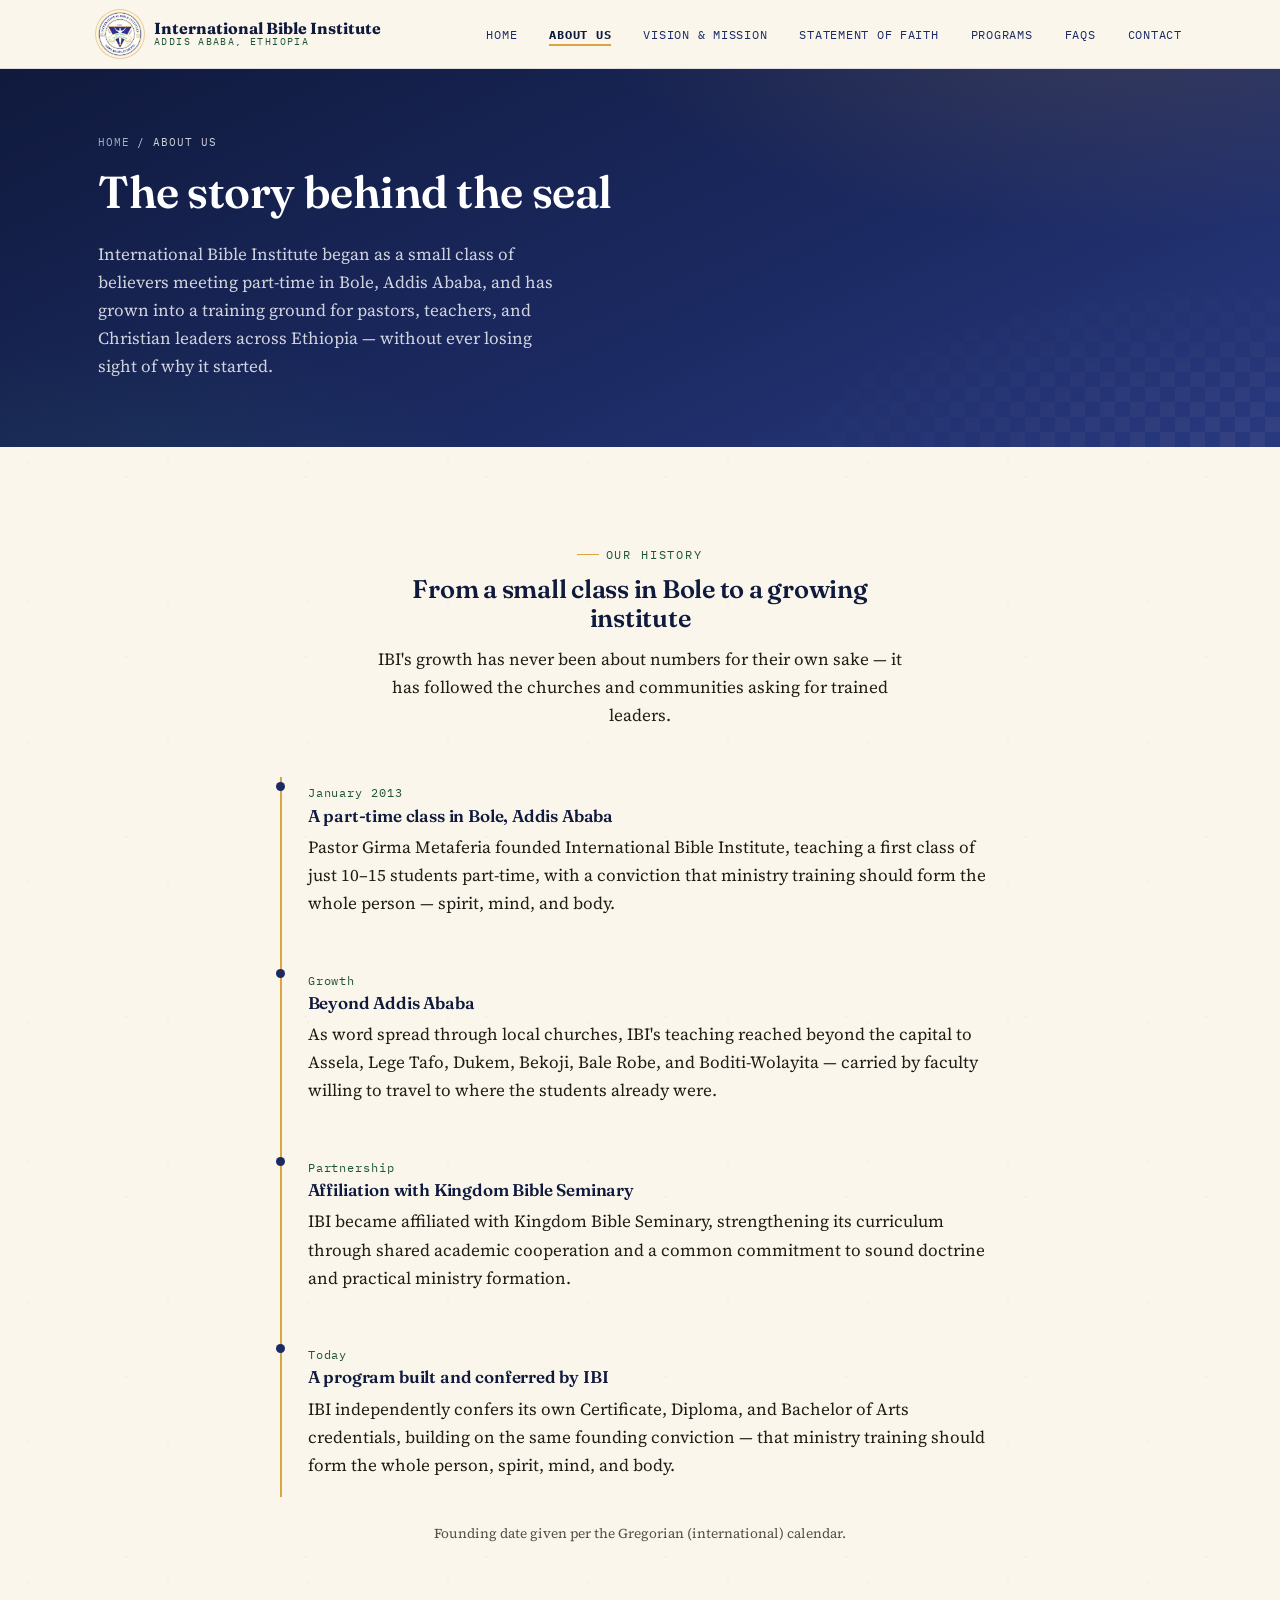
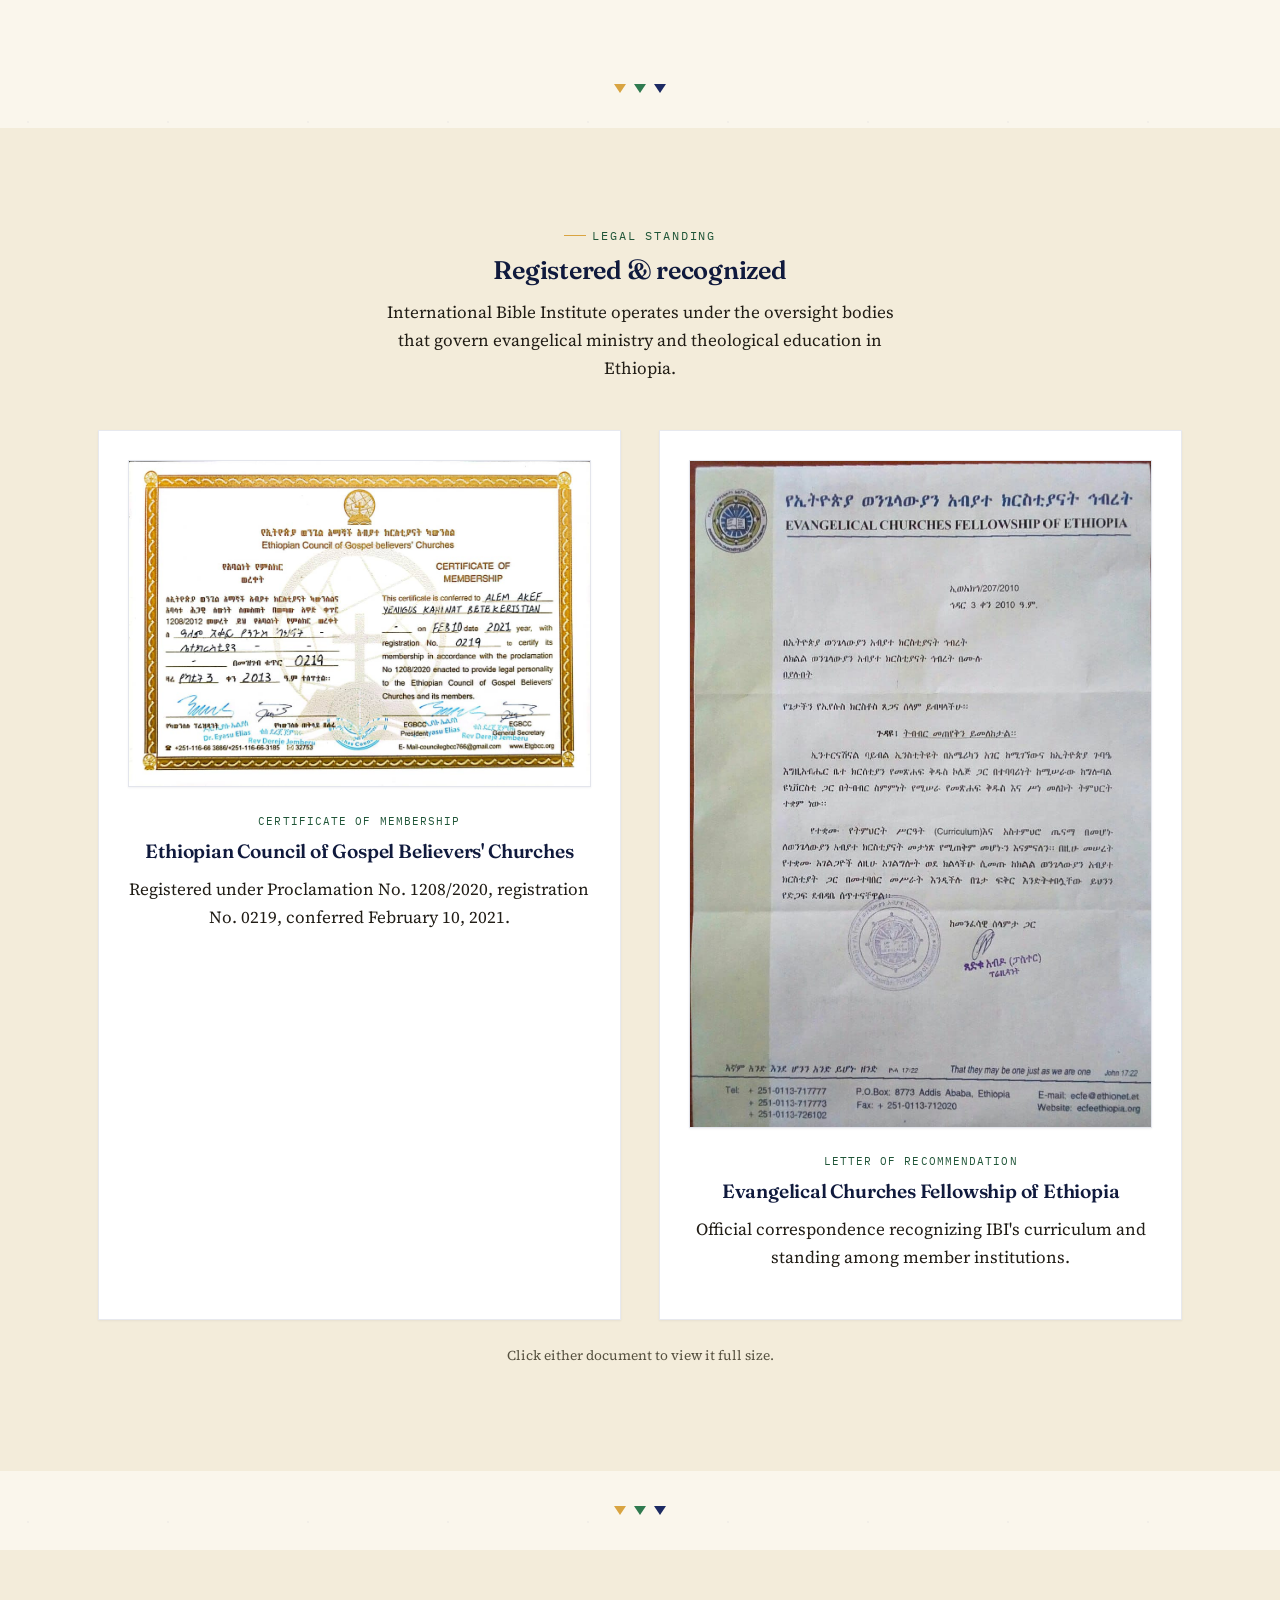
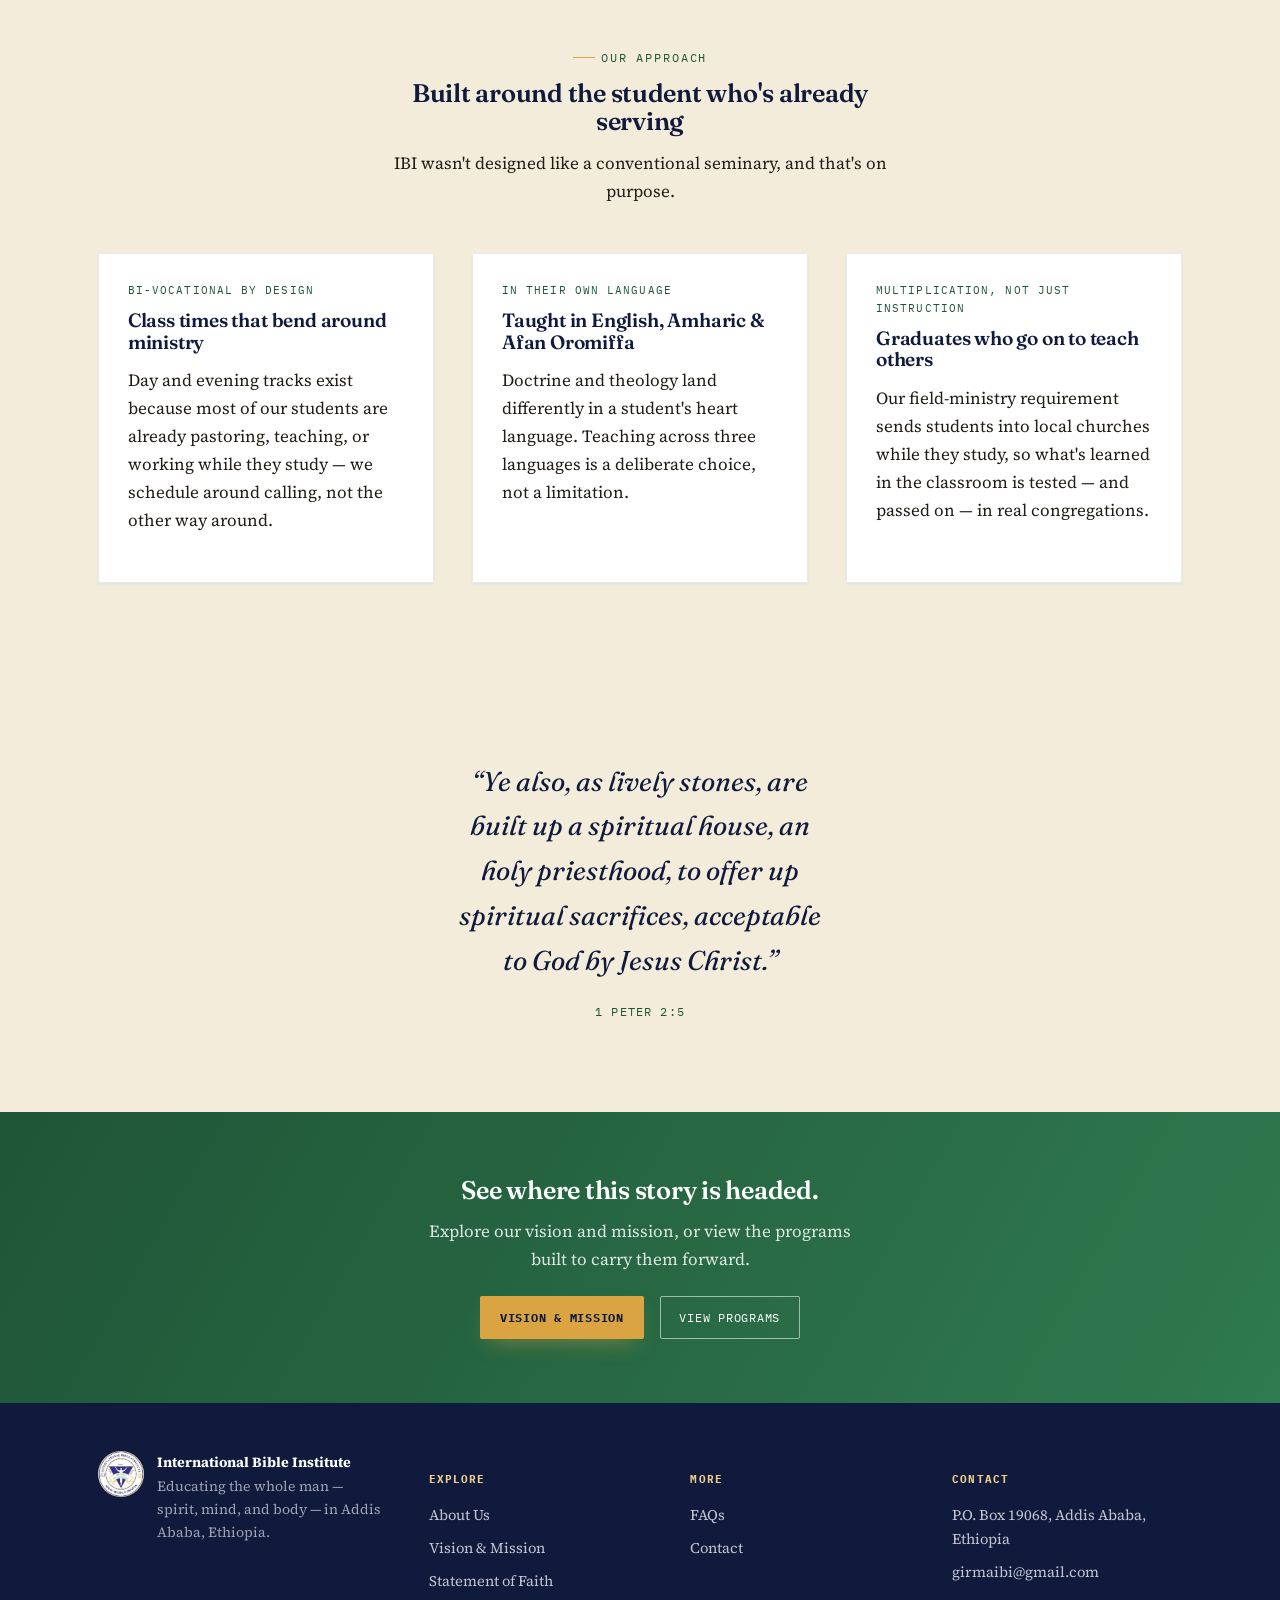
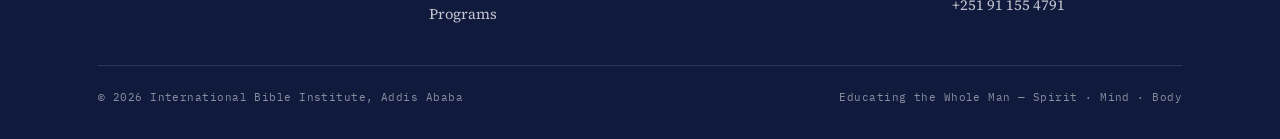
<file: About.html>
<!--About Us section-->
<!DOCTYPE html>
<html lang="en">
<head>
<meta charset="UTF-8">
<meta name="viewport" content="width=device-width, initial-scale=1.0">
<title>About Us — International Bible Institute</title>
<meta name="description" content="The story, leadership, and institutional partnerships of International Bible Institute, Addis Ababa, Ethiopia.">
<link rel="icon" type="image/png" href="Pictures/IBI Logo circle.png">
<link rel="apple-touch-icon" href="apple-touch-icon.png">
<link rel="preconnect" href="https://fonts.googleapis.com">
<link href="https://fonts.googleapis.com/css2?family=Fraunces:ital,wght@0,500;0,600;0,700;1,500&family=Source+Serif+4:wght@400;500;600&family=IBM+Plex+Mono:wght@400;500&display=swap" rel="stylesheet">
<link rel="stylesheet" href="styles.css">
</head>
<body>

<header class="site-header">
  <div class="wrap nav">
    <a href="index.html" class="brand">
      <img src="IBI Logo.jpeg" alt="International Bible Institute crest">
      <span class="brand-text"><strong>International Bible Institute</strong><span>Addis Ababa, Ethiopia</span></span>
    </a>
    <button class="nav-toggle" aria-label="Toggle navigation" aria-expanded="false"><span></span></button>
    <ul class="nav-links">
      <li><a href="index.html">Home</a></li>
      <li><a href="About.html" aria-current="page">About Us</a></li>
      <li><a href="Visionmission.html">Vision &amp; Mission</a></li>
      <li><a href="Statementoffaith.html">Statement of Faith</a></li>
      <li><a href="Programs.html">Programs</a></li>
      <li><a href="Faqs.html">FAQs</a></li>
      <li><a href="Contact.html">Contact</a></li>
    </ul>
  </div>
</header>

<main>

  <section class="page-hero">
    <div class="wrap">
      <p class="breadcrumb"><a href="index.html">Home</a> / About Us</p>
      <h1>The story behind the seal</h1>
      <p>International Bible Institute began as a small class of believers meeting part-time in Bole, Addis Ababa, and has grown into a training ground for pastors, teachers, and Christian leaders across Ethiopia — without ever losing sight of why it started.</p>
    </div>
  </section>

  <!-- HISTORY TIMELINE -->
  <section>
    <div class="wrap">
      <div class="section-head center">
        <p class="eyebrow">Our history</p>
        <h2>From a small class in Bole to a growing institute</h2>
        <p>IBI's growth has never been about numbers for their own sake — it has followed the churches and communities asking for trained leaders.</p>
      </div>
      <div class="timeline" style="max-width:720px; margin-inline:auto;">
        <div class="item">
          <span class="year">January 2013</span>
          <h4>A part-time class in Bole, Addis Ababa</h4>
          <p>Pastor Girma Metaferia founded International Bible Institute, teaching a first class of just 10–15 students part-time, with a conviction that ministry training should form the whole person — spirit, mind, and body.</p>
        </div>
        <div class="item">
          <span class="year">Growth</span>
          <h4>Beyond Addis Ababa</h4>
          <p>As word spread through local churches, IBI's teaching reached beyond the capital to Assela, Lege Tafo, Dukem, Bekoji, Bale Robe, and Boditi-Wolayita — carried by faculty willing to travel to where the students already were.</p>
        </div>
        <div class="item">
          <span class="year">Partnership</span>
          <h4>Affiliation with Kingdom Bible Seminary</h4>
          <p>IBI became affiliated with Kingdom Bible Seminary, strengthening its curriculum through shared academic cooperation and a common commitment to sound doctrine and practical ministry formation.</p>
        </div>
        <div class="item">
          <span class="year">Today</span>
          <h4>A program built and conferred by IBI</h4>
          <p>IBI independently confers its own Certificate, Diploma, and Bachelor of Arts credentials, building on the same founding conviction — that ministry training should form the whole person, spirit, mind, and body.</p>
        </div>
      </div>
      <p style="text-align:center; margin-top:1.6rem; font-size:.85rem; color:var(--ink-soft);">Founding date given per the Gregorian (international) calendar.</p>
    </div>
  </section>

  <div class="tri-rule"><span></span><span></span><span></span></div>

  <!-- LEGAL REGISTRATION & RECOGNITION -->
  <section class="section-alt">
    <div class="wrap">
      <div class="section-head center">
        <p class="eyebrow">Legal standing</p>
        <h2>Registered &amp; recognized</h2>
        <p>International Bible Institute operates under the oversight bodies that govern evangelical ministry and theological education in Ethiopia.</p>
      </div>
      <div class="card-grid">
        <div class="card" style="text-align:center;">
          <a href="Pictures/EGBCC Certificate of Membership.jpeg" target="_blank" rel="noopener">
            <img src="Pictures/WhatsApp Image 2026-07-29 at 11.24.35 AM.jpeg" alt="Certificate of Membership, Ethiopian Council of Gospel Believers' Churches" style="border:1px solid rgba(28,42,99,.12); box-shadow:var(--shadow-sm); margin-bottom:1rem;">
          </a>
          <span class="tag">Certificate of membership</span>
          <h3>Ethiopian Council of Gospel Believers' Churches</h3>
          <p>Registered under Proclamation No. 1208/2020, registration No. 0219, conferred February 10, 2021.</p>
        </div>
        <div class="card" style="text-align:center;">
          <a href="Pictures/ECFE Recommendation Letter.jpeg" target="_blank" rel="noopener">
            <img src="Pictures/WhatsApp Image 2026-07-29 at 11.25.27 AM.jpeg" alt="Recommendation letter from the Evangelical Churches Fellowship of Ethiopia" style="border:1px solid rgba(28,42,99,.12); box-shadow:var(--shadow-sm); margin-bottom:1rem;">
          </a>
          <span class="tag">Letter of recommendation</span>
          <h3>Evangelical Churches Fellowship of Ethiopia</h3>
          <p>Official correspondence recognizing IBI's curriculum and standing among member institutions.</p>
        </div>
      </div>
      <p style="text-align:center; margin-top:1.6rem; font-size:.85rem; color:var(--ink-soft);">Click either document to view it full size.</p>
    </div>
  </section>

  <div class="tri-rule"><span></span><span></span><span></span></div>

  <!-- WHAT MAKES US DIFFERENT -->
  <section class="section-alt">
    <div class="wrap">
      <div class="section-head center">
        <p class="eyebrow">Our approach</p>
        <h2>Built around the student who's already serving</h2>
        <p>IBI wasn't designed like a conventional seminary, and that's on purpose.</p>
      </div>
      <div class="card-grid">
        <div class="card">
          <span class="tag">Bi-vocational by design</span>
          <h3>Class times that bend around ministry</h3>
          <p>Day and evening tracks exist because most of our students are already pastoring, teaching, or working while they study — we schedule around calling, not the other way around.</p>
        </div>
        <div class="card">
          <span class="tag">In their own language</span>
          <h3>Taught in English, Amharic &amp; Afan Oromiffa</h3>
          <p>Doctrine and theology land differently in a student's heart language. Teaching across three languages is a deliberate choice, not a limitation.</p>
        </div>
        <div class="card">
          <span class="tag">Multiplication, not just instruction</span>
          <h3>Graduates who go on to teach others</h3>
          <p>Our field-ministry requirement sends students into local churches while they study, so what's learned in the classroom is tested — and passed on — in real congregations.</p>
        </div>
      </div>
    </div>
  </section>

  <!-- VERSE -->
  <section class="section-alt">
    <div class="wrap verse">
      <blockquote>&ldquo;Ye also, as lively stones, are built up a spiritual house, an holy priesthood, to offer up spiritual sacrifices, acceptable to God by Jesus Christ.&rdquo;</blockquote>
      <cite>1 Peter 2:5</cite>
    </div>
  </section>

  <section class="cta-banner">
    <div class="wrap">
      <h2>See where this story is headed.</h2>
      <p>Explore our vision and mission, or view the programs built to carry them forward.</p>
      <div class="hero-actions" style="justify-content:center; margin-top:1.4rem;">
        <a href="Visionmission.html" class="btn btn-gold">Vision &amp; Mission</a>
        <a href="Programs.html" class="btn btn-outline">View programs</a>
      </div>
    </div>
  </section>

</main>

<footer class="site-footer">
  <div class="wrap">
    <div class="footer-grid">
      <div class="footer-brand">
        <img src="IBI Logo.jpeg" alt="International Bible Institute crest">
        <p><strong style="color:#fff;">International Bible Institute</strong><br>Educating the whole man — spirit, mind, and body — in Addis Ababa, Ethiopia.</p>
      </div>
      <div>
        <h5>Explore</h5>
        <ul>
          <li><a href="About.html">About Us</a></li>
          <li><a href="Visionmission.html">Vision &amp; Mission</a></li>
          <li><a href="Statementoffaith.html">Statement of Faith</a></li>
          <li><a href="Programs.html">Programs</a></li>
        </ul>
      </div>
      <div>
        <h5>More</h5>
        <ul>
          <li><a href="Faqs.html">FAQs</a></li>
          <li><a href="Contact.html">Contact</a></li>
        </ul>
      </div>
      <div>
        <h5>Contact</h5>
        <ul>
          <li>P.O. Box 19068, Addis Ababa, Ethiopia</li>
          <li>girmaibi@gmail.com</li>
          <li>+251 91 155 4791</li>
        </ul>
      </div>
    </div>
    <div class="footer-bottom">
      <span>&copy; <span id="year"></span> International Bible Institute, Addis Ababa</span>
      <span>Educating the Whole Man — Spirit · Mind · Body</span>
    </div>
  </div>
</footer>

<script src="app.js"></script>
</body>
</html>
</file>
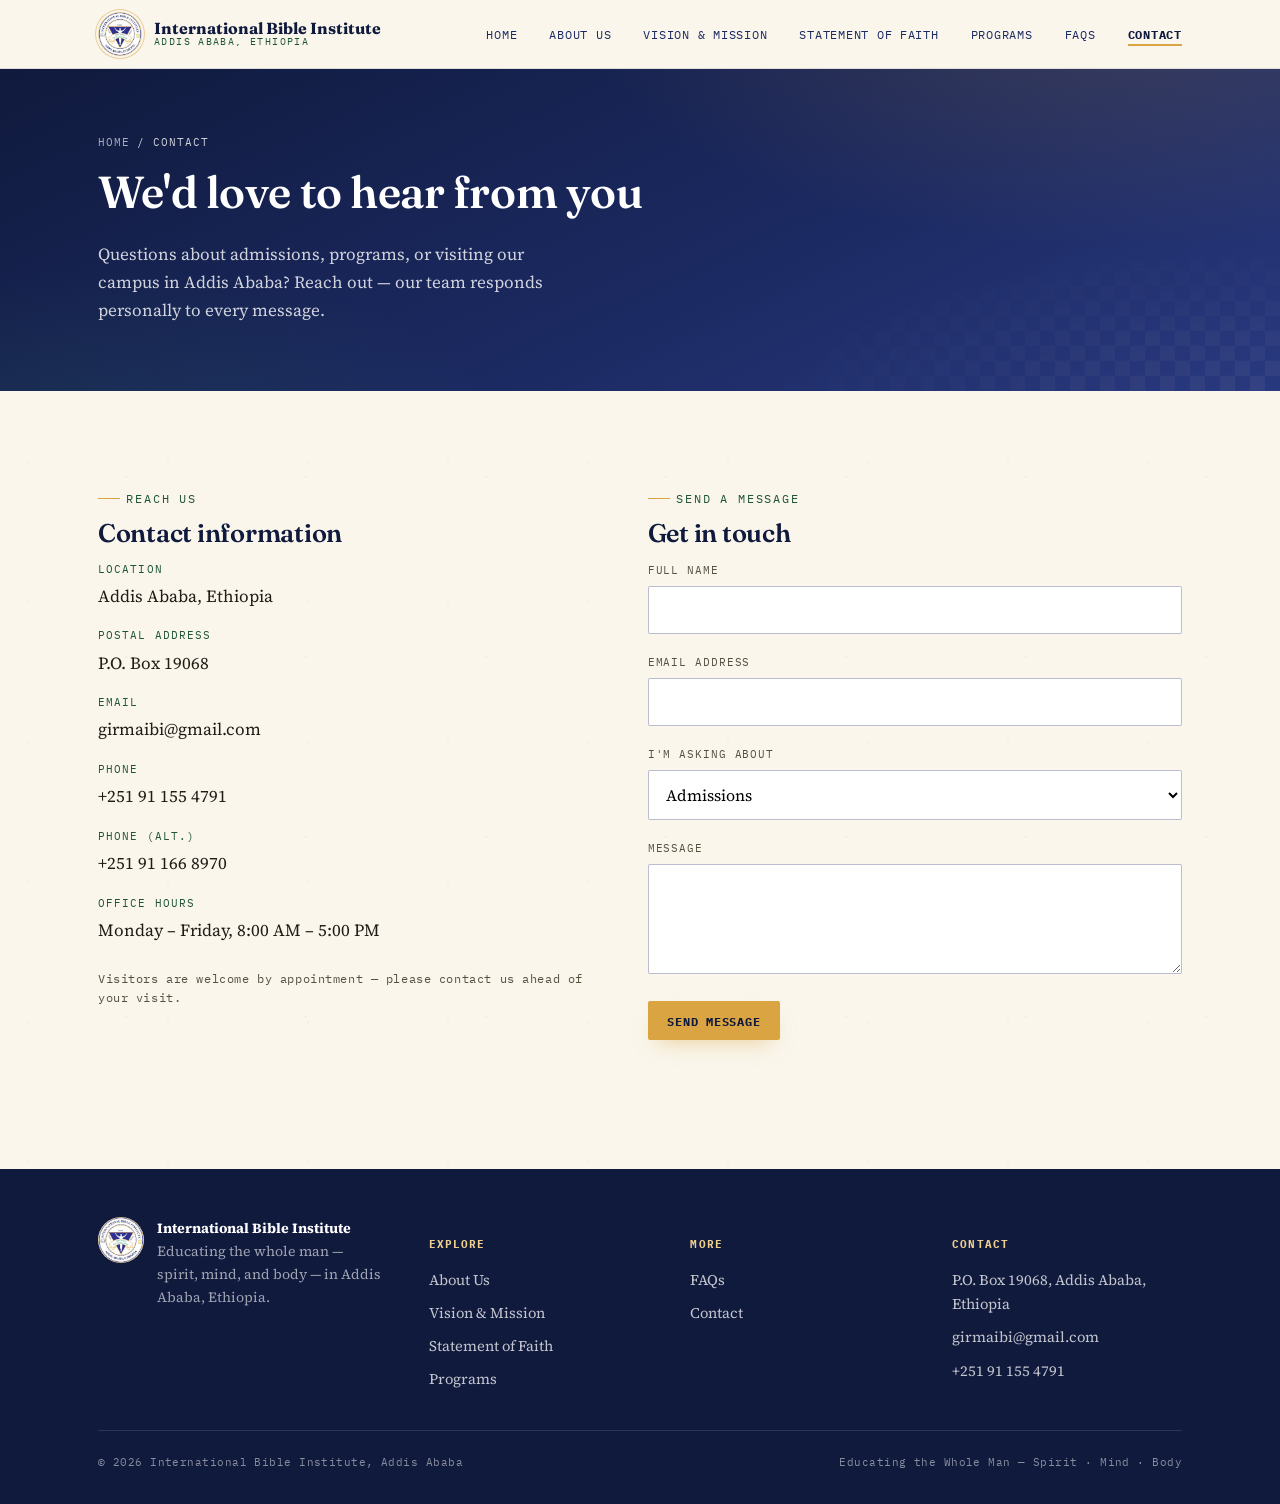
<file: Contact.html>
<!DOCTYPE html>
<html lang="en">
<head>
<meta charset="UTF-8">
<meta name="viewport" content="width=device-width, initial-scale=1.0">
<title>Contact — International Bible Institute</title>
<meta name="description" content="Get in touch with International Bible Institute, Addis Ababa, Ethiopia.">
<link rel="icon" type="image/png" href="Pictures/IBI Logo circle.png">
<link rel="apple-touch-icon" href="apple-touch-icon.png">
<link rel="preconnect" href="https://fonts.googleapis.com">
<link href="https://fonts.googleapis.com/css2?family=Fraunces:ital,wght@0,500;0,600;0,700;1,500&family=Source+Serif+4:wght@400;500;600&family=IBM+Plex+Mono:wght@400;500&display=swap" rel="stylesheet">
<link rel="stylesheet" href="styles.css">
</head>
<body>

<header class="site-header">
  <div class="wrap nav">
    <a href="index.html" class="brand">
      <img src="IBI Logo.jpeg" alt="International Bible Institute crest">
      <span class="brand-text"><strong>International Bible Institute</strong><span>Addis Ababa, Ethiopia</span></span>
    </a>
    <button class="nav-toggle" aria-label="Toggle navigation" aria-expanded="false"><span></span></button>
    <ul class="nav-links">
      <li><a href="index.html">Home</a></li>
      <li><a href="About.html">About Us</a></li>
      <li><a href="Visionmission.html">Vision &amp; Mission</a></li>
      <li><a href="Statementoffaith.html">Statement of Faith</a></li>
      <li><a href="Programs.html">Programs</a></li>
      <li><a href="Faqs.html">FAQs</a></li>
      <li><a href="Contact.html" aria-current="page">Contact</a></li>
    </ul>
  </div>
</header>

<main>

  <section class="page-hero">
    <div class="wrap">
      <p class="breadcrumb"><a href="index.html">Home</a> / Contact</p>
      <h1>We'd love to hear from you</h1>
      <p>Questions about admissions, programs, or visiting our campus in Addis Ababa? Reach out — our team responds personally to every message.</p>
    </div>
  </section>

  <section>
    <div class="wrap contact-grid">
      <div>
        <p class="eyebrow">Reach us</p>
        <h2>Contact information</h2>
        <ul class="info-list">
          <li><span class="k">Location</span>Addis Ababa, Ethiopia</li>
          <li><span class="k">Postal address</span>P.O. Box 19068</li>
          <li><span class="k">Email</span>girmaibi@gmail.com</li>
          <li><span class="k">Phone</span>+251 91 155 4791</li>
          <li><span class="k">Phone (alt.)</span>+251 91 166 8970</li>
          <li><span class="k">Office hours</span>Monday – Friday, 8:00 AM – 5:00 PM</li>
        </ul>
        <p class="map-note" style="margin-top:1.6rem;">Visitors are welcome by appointment — please contact us ahead of your visit.</p>
      </div>

      <div>
        <p class="eyebrow">Send a message</p>
        <h2>Get in touch</h2>
        <form id="contact-form">
          <div class="form-field">
            <label for="name">Full name</label>
            <input type="text" id="name" name="name" required>
          </div>
          <div class="form-field">
            <label for="email">Email address</label>
            <input type="email" id="email" name="email" required>
          </div>
          <div class="form-field">
            <label for="topic">I'm asking about</label>
            <select id="topic" name="topic">
              <option>Admissions</option>
              <option>Programs</option>
              <option>Fees</option>
              <option>General inquiry</option>
            </select>
          </div>
          <div class="form-field">
            <label for="message">Message</label>
            <textarea id="message" name="message" required></textarea>
          </div>
          <button type="submit" class="btn btn-gold">Send message</button>
          <p class="form-note" id="form-note"></p>
        </form>
      </div>
    </div>
  </section>

</main>

<footer class="site-footer">
  <div class="wrap">
    <div class="footer-grid">
      <div class="footer-brand">
        <img src="IBI Logo.jpeg" alt="International Bible Institute crest">
        <p><strong style="color:#fff;">International Bible Institute</strong><br>Educating the whole man — spirit, mind, and body — in Addis Ababa, Ethiopia.</p>
      </div>
      <div>
        <h5>Explore</h5>
        <ul>
          <li><a href="About.html">About Us</a></li>
          <li><a href="Visionmission.html">Vision &amp; Mission</a></li>
          <li><a href="Statementoffaith.html">Statement of Faith</a></li>
          <li><a href="Programs.html">Programs</a></li>
        </ul>
      </div>
      <div>
        <h5>More</h5>
        <ul>
          <li><a href="Faqs.html">FAQs</a></li>
          <li><a href="Contact.html">Contact</a></li>
        </ul>
      </div>
      <div>
        <h5>Contact</h5>
        <ul>
          <li>P.O. Box 19068, Addis Ababa, Ethiopia</li>
          <li>girmaibi@gmail.com</li>
          <li>+251 91 155 4791</li>
        </ul>
      </div>
    </div>
    <div class="footer-bottom">
      <span>&copy; <span id="year"></span> International Bible Institute, Addis Ababa</span>
      <span>Educating the Whole Man — Spirit · Mind · Body</span>
    </div>
  </div>
</footer>

<script src="app.js"></script>
</body>
</html>
</file>
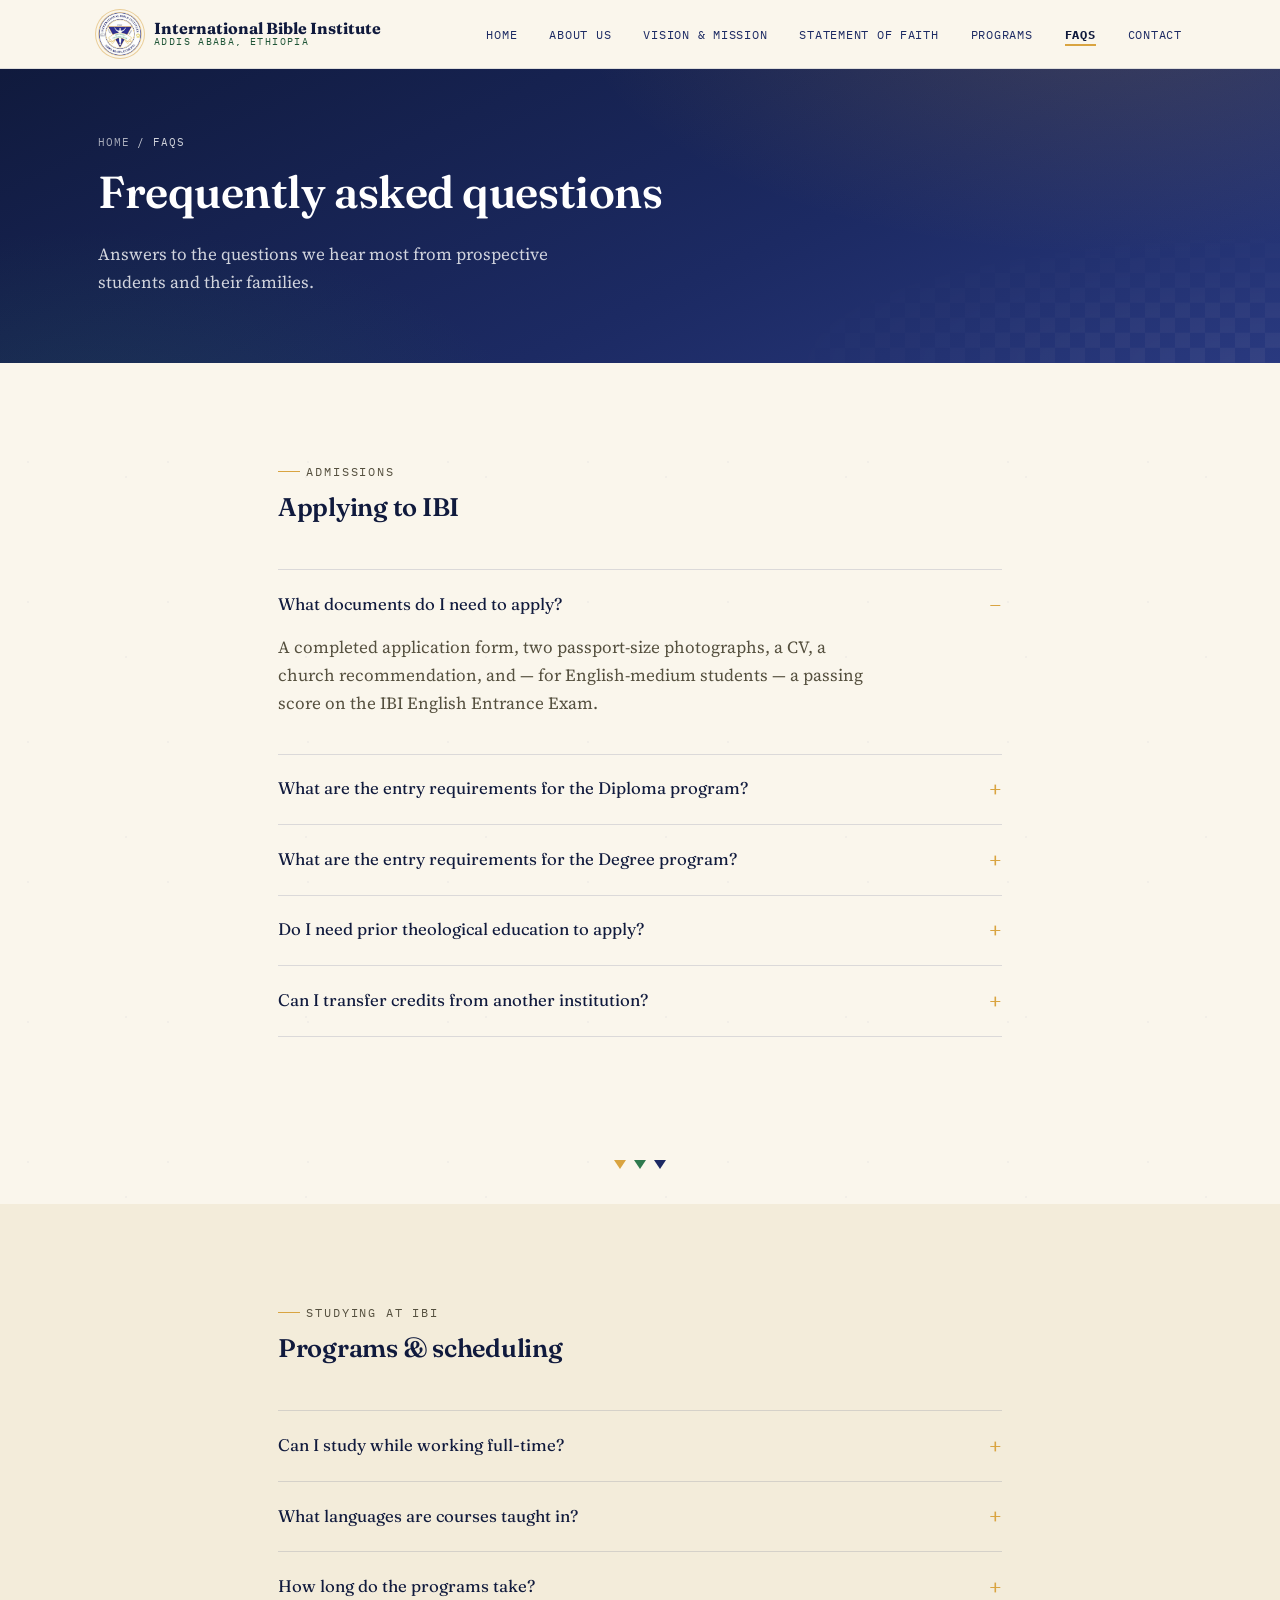
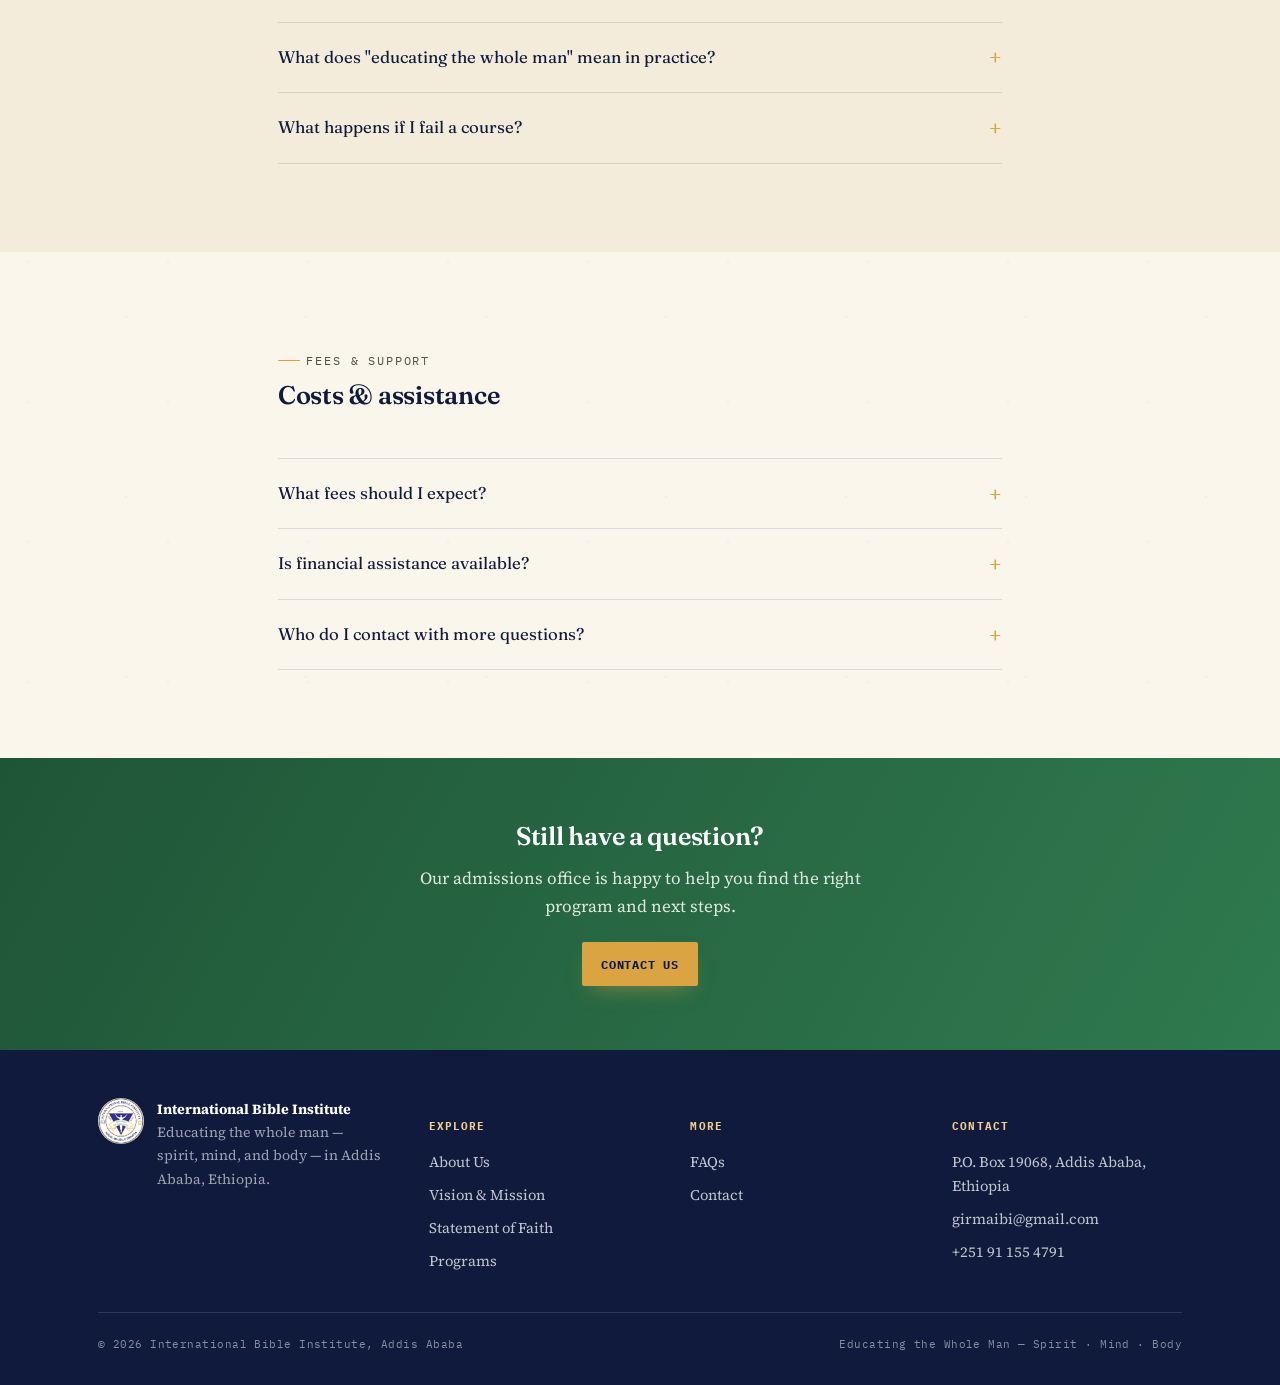
<file: Faqs.html>
<!DOCTYPE html>
<html lang="en">
<head>
<meta charset="UTF-8">
<meta name="viewport" content="width=device-width, initial-scale=1.0">
<title>FAQs — International Bible Institute</title>
<meta name="description" content="Frequently asked questions about admissions, programs, and study options at International Bible Institute, Addis Ababa.">
<link rel="icon" type="image/png" href="Pictures/IBI Logo circle.png">
<link rel="apple-touch-icon" href="apple-touch-icon.png">
<link rel="preconnect" href="https://fonts.googleapis.com">
<link href="https://fonts.googleapis.com/css2?family=Fraunces:ital,wght@0,500;0,600;0,700;1,500&family=Source+Serif+4:wght@400;500;600&family=IBM+Plex+Mono:wght@400;500&display=swap" rel="stylesheet">
<link rel="stylesheet" href="styles.css">
</head>
<body>

<header class="site-header">
  <div class="wrap nav">
    <a href="index.html" class="brand">
      <img src="IBI Logo.jpeg" alt="International Bible Institute crest">
      <span class="brand-text"><strong>International Bible Institute</strong><span>Addis Ababa, Ethiopia</span></span>
    </a>
    <button class="nav-toggle" aria-label="Toggle navigation" aria-expanded="false"><span></span></button>
    <ul class="nav-links">
      <li><a href="index.html">Home</a></li>
      <li><a href="About.html">About Us</a></li>
      <li><a href="Visionmission.html">Vision &amp; Mission</a></li>
      <li><a href="Statementoffaith.html">Statement of Faith</a></li>
      <li><a href="Programs.html">Programs</a></li>
      <li><a href="Faqs.html" aria-current="page">FAQs</a></li>
      <li><a href="Contact.html">Contact</a></li>
    </ul>
  </div>
</header>

<main>

  <section class="page-hero">
    <div class="wrap">
      <p class="breadcrumb"><a href="index.html">Home</a> / FAQs</p>
      <h1>Frequently asked questions</h1>
      <p>Answers to the questions we hear most from prospective students and their families.</p>
    </div>
  </section>

  <section class="faq">
    <div class="wrap" style="max-width:820px;">
      <div class="section-head">
        <p class="eyebrow">Admissions</p>
        <h2>Applying to IBI</h2>
      </div>
      <details open>
        <summary>What documents do I need to apply?</summary>
        <p>A completed application form, two passport-size photographs, a CV, a church recommendation, and — for English-medium students — a passing score on the IBI English Entrance Exam.</p>
      </details>
      <details>
        <summary>What are the entry requirements for the Diploma program?</summary>
        <p>An ESLCE score of 1.6 or above, or a 10+2 vocational diploma equivalent to the ESLCE from a recognized, accredited institution, with a cumulative GPA of 50% or a passing grade under that institution's grading system.</p>
      </details>
      <details>
        <summary>What are the entry requirements for the Degree program?</summary>
        <p>An ESLCE score of 2.0 or higher, or a diploma from a recognized and accredited institution. Diploma credits transfer into the BA program at a 2:1 ratio.</p>
      </details>
      <details>
        <summary>Do I need prior theological education to apply?</summary>
        <p>No. Our Certificate program welcomes new students, and it's designed for those who don't yet meet Diploma or Degree entry requirements.</p>
      </details>
      <details>
        <summary>Can I transfer credits from another institution?</summary>
        <p>Yes. You'll need to obtain an official transcript from your previous institution and submit it when applying. If admitted without a transcript in hand, you have one year to provide it — after that, transfer credits can't be accepted. IBI determines which credits transfer, and no transfer credits are accepted during a student's final 34 credits.</p>
      </details>
    </div>
  </section>

  <div class="tri-rule"><span></span><span></span><span></span></div>

  <section class="section-alt faq">
    <div class="wrap" style="max-width:820px;">
      <div class="section-head">
        <p class="eyebrow">Studying at IBI</p>
        <h2>Programs &amp; scheduling</h2>
      </div>
      <details>
        <summary>Can I study while working full-time?</summary>
        <p>Yes. Day classes run Monday–Friday, 8:30 AM–1:00 PM, and evening classes run Monday–Saturday, 5:30 PM–7:30 PM — built for students already serving in ministry or employed full-time.</p>
      </details>
      <details>
        <summary>What languages are courses taught in?</summary>
        <p>English, Amharic, and Afan Oromiffa, depending on program and campus.</p>
      </details>
      <details>
        <summary>How long do the programs take?</summary>
        <p>The Certificate track (36 credit hours) runs one year, the Diploma track (72 credit hours) runs two years, and the Bachelor of Arts (128 credit hours) runs four years — each with part-time pacing available.</p>
      </details>
      <details>
        <summary>What does "educating the whole man" mean in practice?</summary>
        <p>Every program combines classroom study (mind) with spiritual formation through prayer and discipleship (spirit), and hands-on ministry practice in local churches (body).</p>
      </details>
      <details>
        <summary>What happens if I fail a course?</summary>
        <p>A grade of 70% or above is required to pass. Courses graded below that mark must be retaken.</p>
      </details>
    </div>
  </section>

  <section class="faq">
    <div class="wrap" style="max-width:820px;">
      <div class="section-head">
        <p class="eyebrow">Fees &amp; support</p>
        <h2>Costs &amp; assistance</h2>
      </div>
      <details>
        <summary>What fees should I expect?</summary>
        <p>Tuition is billed per term and is due in full at registration — students pay 100% of the first term's tuition at the time they register. Fees do not include textbook rental or study guide purchases. Application fees are non-refundable, but tuition is refundable on a pro-rata basis if a student must leave during a course.</p>
      </details>
      <details>
        <summary>Is financial assistance available?</summary>
        <p>Speak with our admissions office about your circumstances — each student's educational expenses are their own responsibility, but we work individually with students where support is available.</p>
      </details>
      <details>
        <summary>Who do I contact with more questions?</summary>
        <p>Our admissions office is glad to help — reach out through the contact page and we'll respond promptly.</p>
      </details>
    </div>
  </section>

  <section class="cta-banner">
    <div class="wrap">
      <h2>Still have a question?</h2>
      <p>Our admissions office is happy to help you find the right program and next steps.</p>
      <div class="hero-actions" style="justify-content:center; margin-top:1.4rem;">
        <a href="Contact.html" class="btn btn-gold">Contact us</a>
      </div>
    </div>
  </section>

</main>

<footer class="site-footer">
  <div class="wrap">
    <div class="footer-grid">
      <div class="footer-brand">
        <img src="IBI Logo.jpeg" alt="International Bible Institute crest">
        <p><strong style="color:#fff;">International Bible Institute</strong><br>Educating the whole man — spirit, mind, and body — in Addis Ababa, Ethiopia.</p>
      </div>
      <div>
        <h5>Explore</h5>
        <ul>
          <li><a href="About.html">About Us</a></li>
          <li><a href="Visionmission.html">Vision &amp; Mission</a></li>
          <li><a href="Statementoffaith.html">Statement of Faith</a></li>
          <li><a href="Programs.html">Programs</a></li>
        </ul>
      </div>
      <div>
        <h5>More</h5>
        <ul>
          <li><a href="Faqs.html">FAQs</a></li>
          <li><a href="Contact.html">Contact</a></li>
        </ul>
      </div>
      <div>
        <h5>Contact</h5>
        <ul>
          <li>P.O. Box 19068, Addis Ababa, Ethiopia</li>
          <li>girmaibi@gmail.com</li>
          <li>+251 91 155 4791</li>
        </ul>
      </div>
    </div>
    <div class="footer-bottom">
      <span>&copy; <span id="year"></span> International Bible Institute, Addis Ababa</span>
      <span>Educating the Whole Man — Spirit · Mind · Body</span>
    </div>
  </div>
</footer>

<script src="app.js"></script>
</body>
</html>
</file>
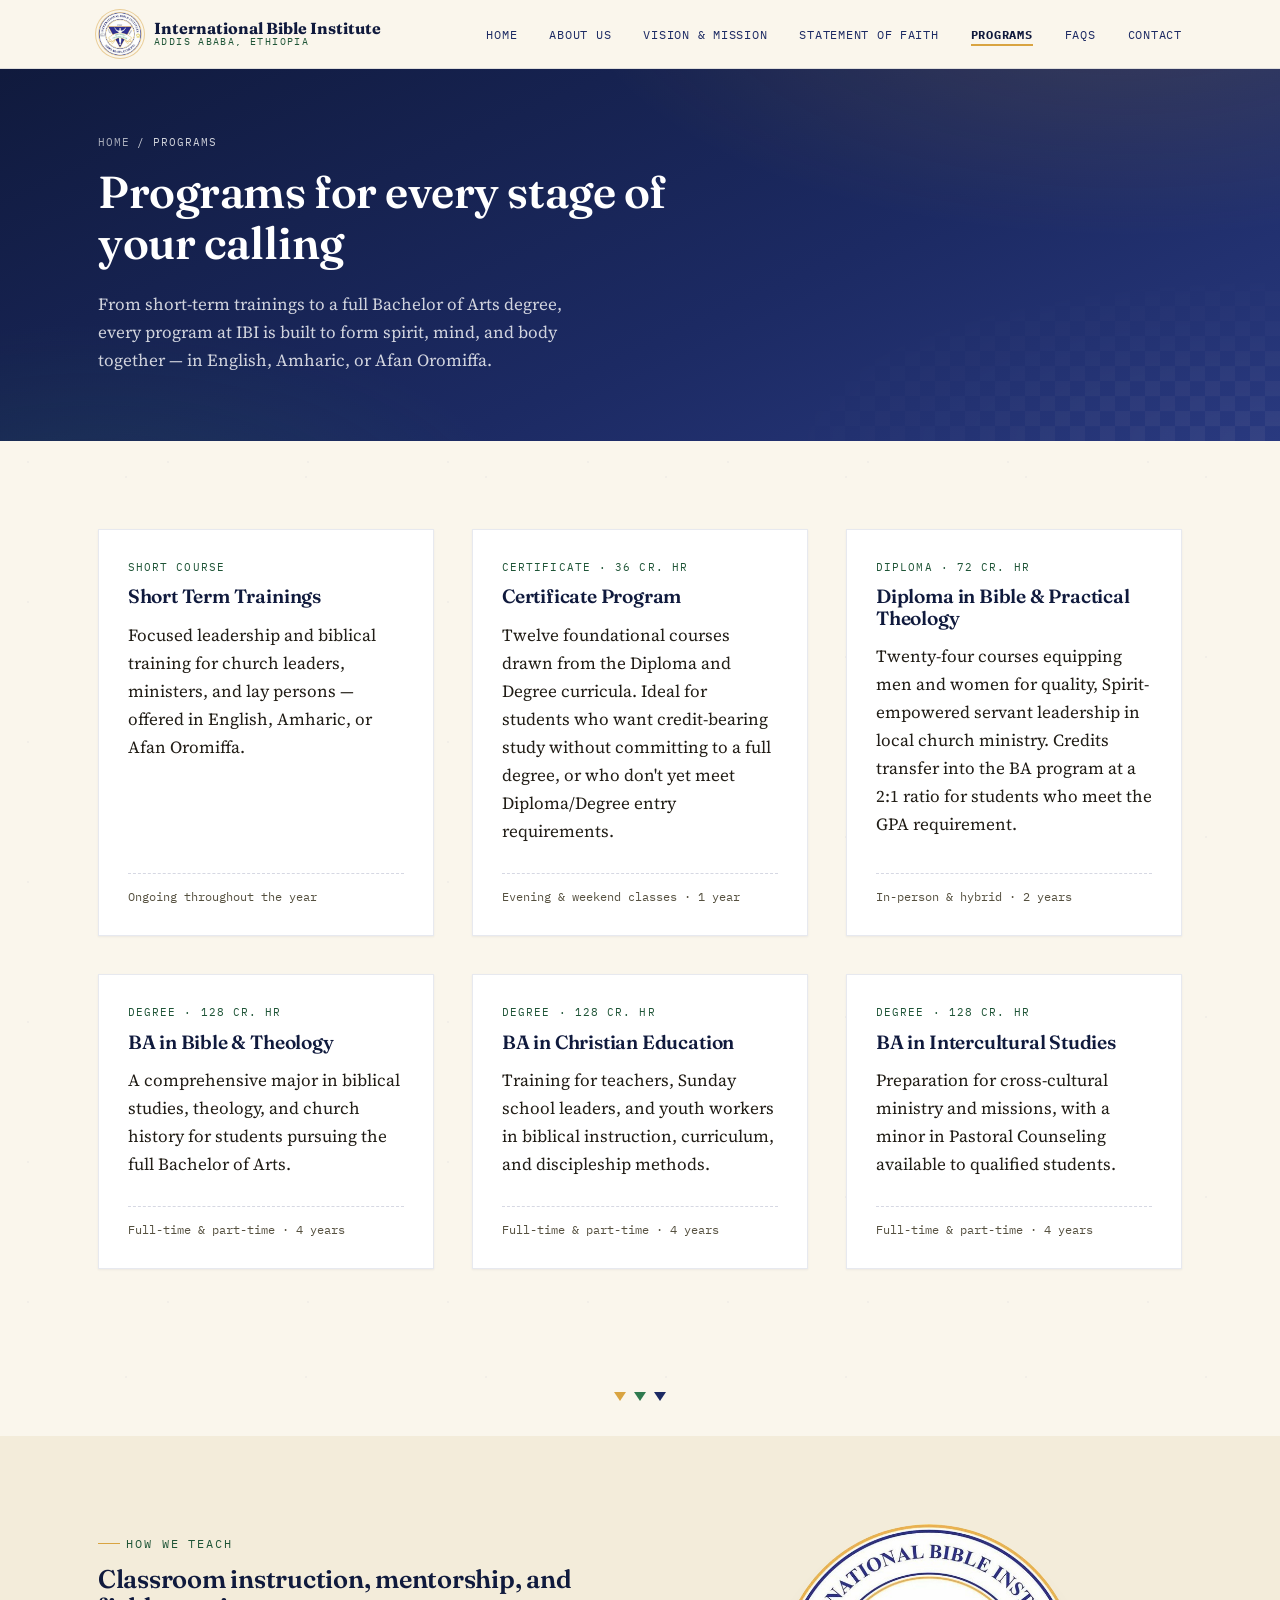
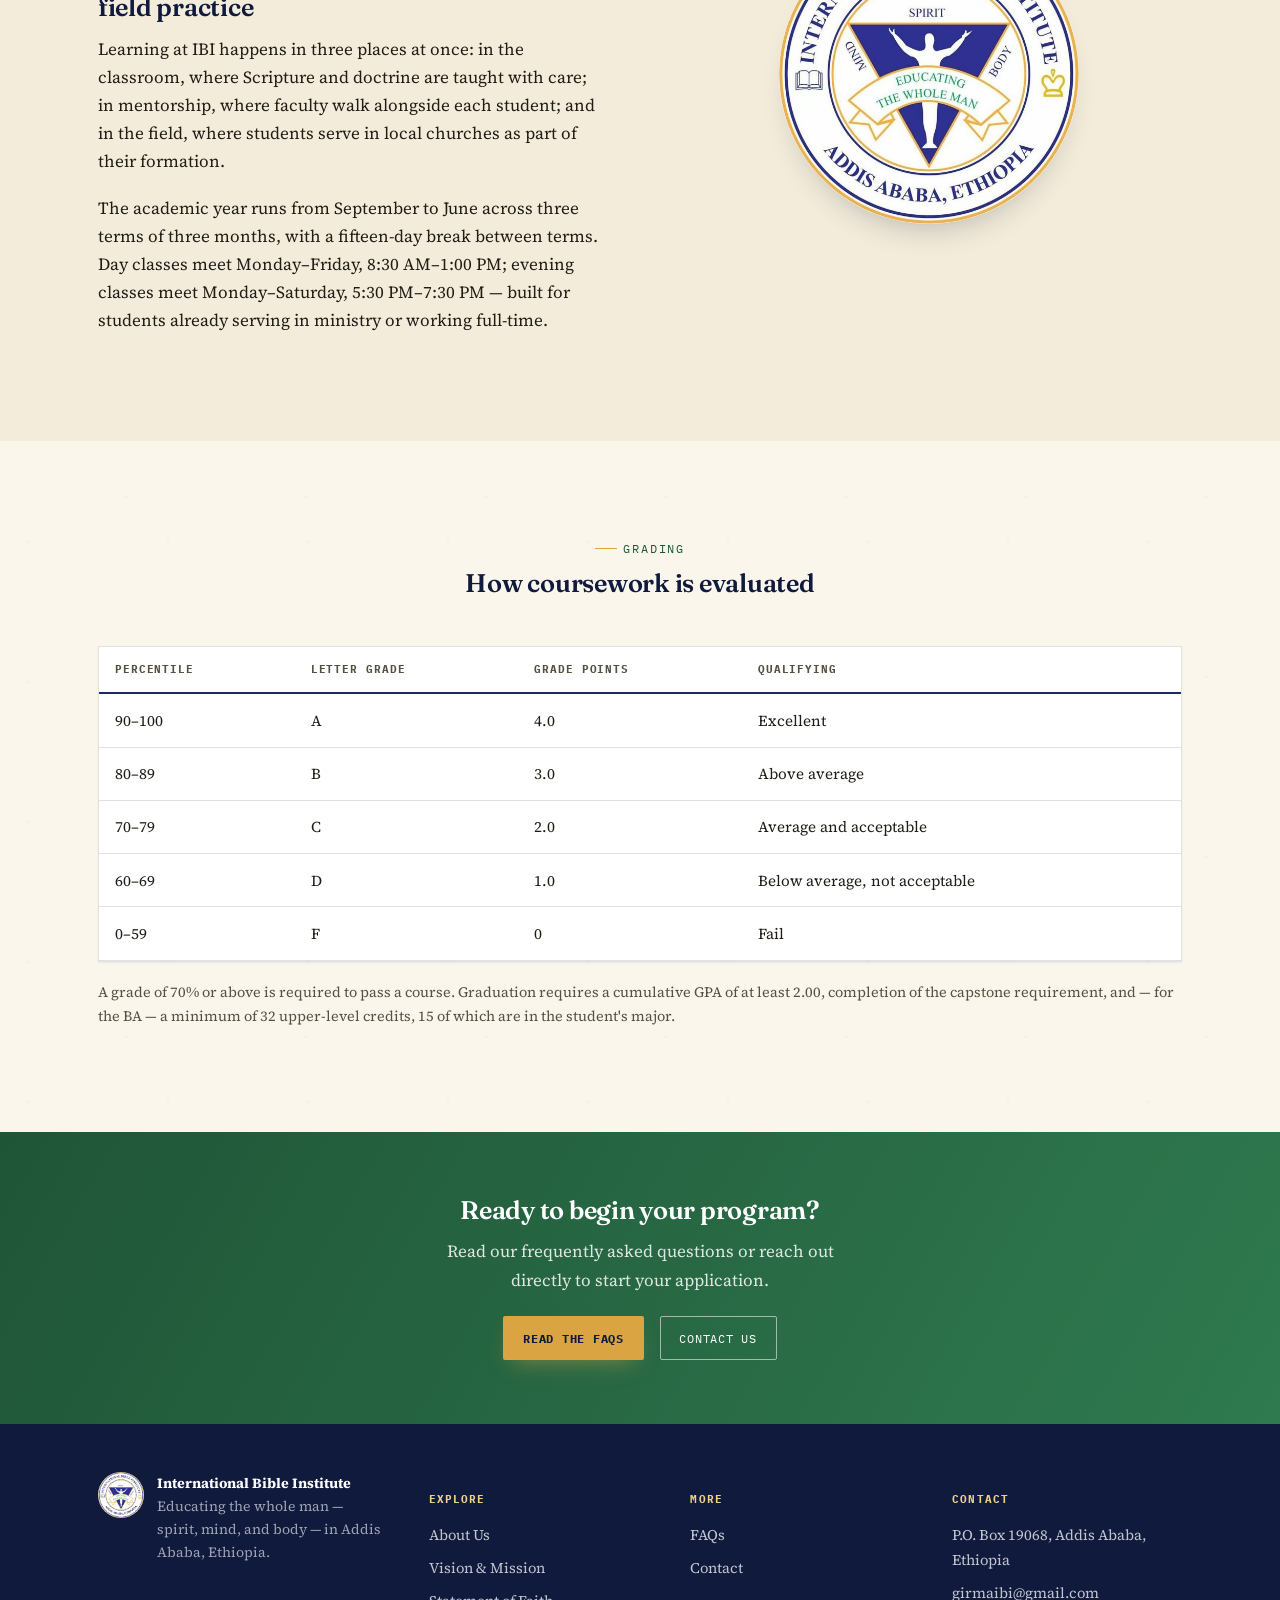
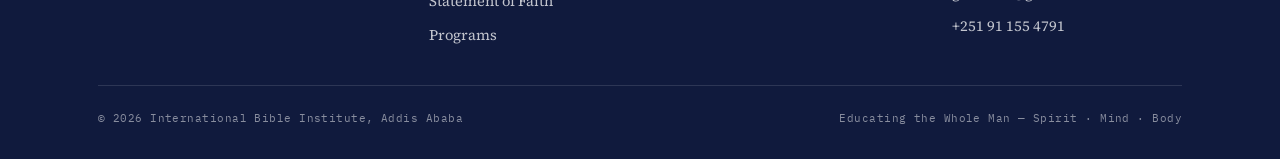
<file: Programs.html>
<!DOCTYPE html>
<html lang="en">
<head>
<meta charset="UTF-8">
<meta name="viewport" content="width=device-width, initial-scale=1.0">
<title>Programs — International Bible Institute</title>
<meta name="description" content="Certificate, diploma, and Bachelor of Arts degree programs in Bible, theology, and Christian leadership at International Bible Institute, Addis Ababa.">
<link rel="icon" type="image/png" href="Pictures/IBI Logo circle.png">
<link rel="apple-touch-icon" href="apple-touch-icon.png">
<link rel="preconnect" href="https://fonts.googleapis.com">
<link href="https://fonts.googleapis.com/css2?family=Fraunces:ital,wght@0,500;0,600;0,700;1,500&family=Source+Serif+4:wght@400;500;600&family=IBM+Plex+Mono:wght@400;500&display=swap" rel="stylesheet">
<link rel="stylesheet" href="styles.css">
</head>
<body>

<header class="site-header">
  <div class="wrap nav">
    <a href="index.html" class="brand">
      <img src="IBI Logo.jpeg" alt="International Bible Institute crest">
      <span class="brand-text"><strong>International Bible Institute</strong><span>Addis Ababa, Ethiopia</span></span>
    </a>
    <button class="nav-toggle" aria-label="Toggle navigation" aria-expanded="false"><span></span></button>
    <ul class="nav-links">
      <li><a href="index.html">Home</a></li>
      <li><a href="About.html">About Us</a></li>
      <li><a href="Visionmission.html">Vision &amp; Mission</a></li>
      <li><a href="Statementoffaith.html">Statement of Faith</a></li>
      <li><a href="Programs.html" aria-current="page">Programs</a></li>
      <li><a href="Faqs.html">FAQs</a></li>
      <li><a href="Contact.html">Contact</a></li>
    </ul>
  </div>
</header>

<main>

  <section class="page-hero">
    <div class="wrap">
      <p class="breadcrumb"><a href="index.html">Home</a> / Programs</p>
      <h1>Programs for every stage of your calling</h1>
      <p>From short-term trainings to a full Bachelor of Arts degree, every program at IBI is built to form spirit, mind, and body together — in English, Amharic, or Afan Oromiffa.</p>
    </div>
  </section>

  <section>
    <div class="wrap">
      <div class="card-grid">
        <div class="card">
          <span class="tag">Short course</span>
          <h3>Short Term Trainings</h3>
          <p>Focused leadership and biblical training for church leaders, ministers, and lay persons — offered in English, Amharic, or Afan Oromiffa.</p>
          <span class="meta">Ongoing throughout the year</span>
        </div>
        <div class="card">
          <span class="tag">Certificate · 36 cr. hr</span>
          <h3>Certificate Program</h3>
          <p>Twelve foundational courses drawn from the Diploma and Degree curricula. Ideal for students who want credit-bearing study without committing to a full degree, or who don't yet meet Diploma/Degree entry requirements.</p>
          <span class="meta">Evening &amp; weekend classes · 1 year</span>
        </div>
        <div class="card">
          <span class="tag">Diploma · 72 cr. hr</span>
          <h3>Diploma in Bible &amp; Practical Theology</h3>
          <p>Twenty-four courses equipping men and women for quality, Spirit-empowered servant leadership in local church ministry. Credits transfer into the BA program at a 2:1 ratio for students who meet the GPA requirement.</p>
          <span class="meta">In-person &amp; hybrid · 2 years</span>
        </div>
        <div class="card">
          <span class="tag">Degree · 128 cr. hr</span>
          <h3>BA in Bible &amp; Theology</h3>
          <p>A comprehensive major in biblical studies, theology, and church history for students pursuing the full Bachelor of Arts.</p>
          <span class="meta">Full-time &amp; part-time · 4 years</span>
        </div>
        <div class="card">
          <span class="tag">Degree · 128 cr. hr</span>
          <h3>BA in Christian Education</h3>
          <p>Training for teachers, Sunday school leaders, and youth workers in biblical instruction, curriculum, and discipleship methods.</p>
          <span class="meta">Full-time &amp; part-time · 4 years</span>
        </div>
        <div class="card">
          <span class="tag">Degree · 128 cr. hr</span>
          <h3>BA in Intercultural Studies</h3>
          <p>Preparation for cross-cultural ministry and missions, with a minor in Pastoral Counseling available to qualified students.</p>
          <span class="meta">Full-time &amp; part-time · 4 years</span>
        </div>
      </div>
    </div>
  </section>

  <div class="tri-rule"><span></span><span></span><span></span></div>

  <!-- ACADEMIC SCHEDULE & DELIVERY -->
  <section class="section-alt">
    <div class="wrap split">
      <div>
        <p class="eyebrow">How we teach</p>
        <h2>Classroom instruction, mentorship, and field practice</h2>
        <p>Learning at IBI happens in three places at once: in the classroom, where Scripture and doctrine are taught with care; in mentorship, where faculty walk alongside each student; and in the field, where students serve in local churches as part of their formation.</p>
        <p>The academic year runs from September to June across three terms of three months, with a fifteen-day break between terms. Day classes meet Monday–Friday, 8:30 AM–1:00 PM; evening classes meet Monday–Saturday, 5:30 PM–7:30 PM — built for students already serving in ministry or working full-time.</p>
      </div>
      <div>
        <img class="seal-round" src="IBI Logo.jpeg" alt="International Bible Institute seal">
      </div>
    </div>
  </section>

  <section>
    <div class="wrap">
      <div class="section-head center">
        <p class="eyebrow">Grading</p>
        <h2>How coursework is evaluated</h2>
      </div>
      <div class="table-wrap">
        <table class="fee-table">
          <thead>
            <tr><th>Percentile</th><th>Letter grade</th><th>Grade points</th><th>Qualifying</th></tr>
          </thead>
          <tbody>
            <tr><td>90–100</td><td>A</td><td>4.0</td><td>Excellent</td></tr>
            <tr><td>80–89</td><td>B</td><td>3.0</td><td>Above average</td></tr>
            <tr><td>70–79</td><td>C</td><td>2.0</td><td>Average and acceptable</td></tr>
            <tr><td>60–69</td><td>D</td><td>1.0</td><td>Below average, not acceptable</td></tr>
            <tr><td>0–59</td><td>F</td><td>0</td><td>Fail</td></tr>
          </tbody>
        </table>
      </div>
      <p style="margin-top:1.2rem; font-size:.9rem; color:var(--ink-soft);">A grade of 70% or above is required to pass a course. Graduation requires a cumulative GPA of at least 2.00, completion of the capstone requirement, and — for the BA — a minimum of 32 upper-level credits, 15 of which are in the student's major.</p>
    </div>
  </section>

  <section class="cta-banner">
    <div class="wrap">
      <h2>Ready to begin your program?</h2>
      <p>Read our frequently asked questions or reach out directly to start your application.</p>
      <div class="hero-actions" style="justify-content:center; margin-top:1.4rem;">
        <a href="Faqs.html" class="btn btn-gold">Read the FAQs</a>
        <a href="Contact.html" class="btn btn-outline">Contact us</a>
      </div>
    </div>
  </section>

</main>

<footer class="site-footer">
  <div class="wrap">
    <div class="footer-grid">
      <div class="footer-brand">
        <img src="IBI Logo.jpeg" alt="International Bible Institute crest">
        <p><strong style="color:#fff;">International Bible Institute</strong><br>Educating the whole man — spirit, mind, and body — in Addis Ababa, Ethiopia.</p>
      </div>
      <div>
        <h5>Explore</h5>
        <ul>
          <li><a href="About.html">About Us</a></li>
          <li><a href="Visionmission.html">Vision &amp; Mission</a></li>
          <li><a href="Statementoffaith.html">Statement of Faith</a></li>
          <li><a href="Programs.html">Programs</a></li>
        </ul>
      </div>
      <div>
        <h5>More</h5>
        <ul>
          <li><a href="Faqs.html">FAQs</a></li>
          <li><a href="Contact.html">Contact</a></li>
        </ul>
      </div>
      <div>
        <h5>Contact</h5>
        <ul>
          <li>P.O. Box 19068, Addis Ababa, Ethiopia</li>
          <li>girmaibi@gmail.com</li>
          <li>+251 91 155 4791</li>
        </ul>
      </div>
    </div>
    <div class="footer-bottom">
      <span>&copy; <span id="year"></span> International Bible Institute, Addis Ababa</span>
      <span>Educating the Whole Man — Spirit · Mind · Body</span>
    </div>
  </div>
</footer>

<script src="app.js"></script>
</body>
</html>
</file>
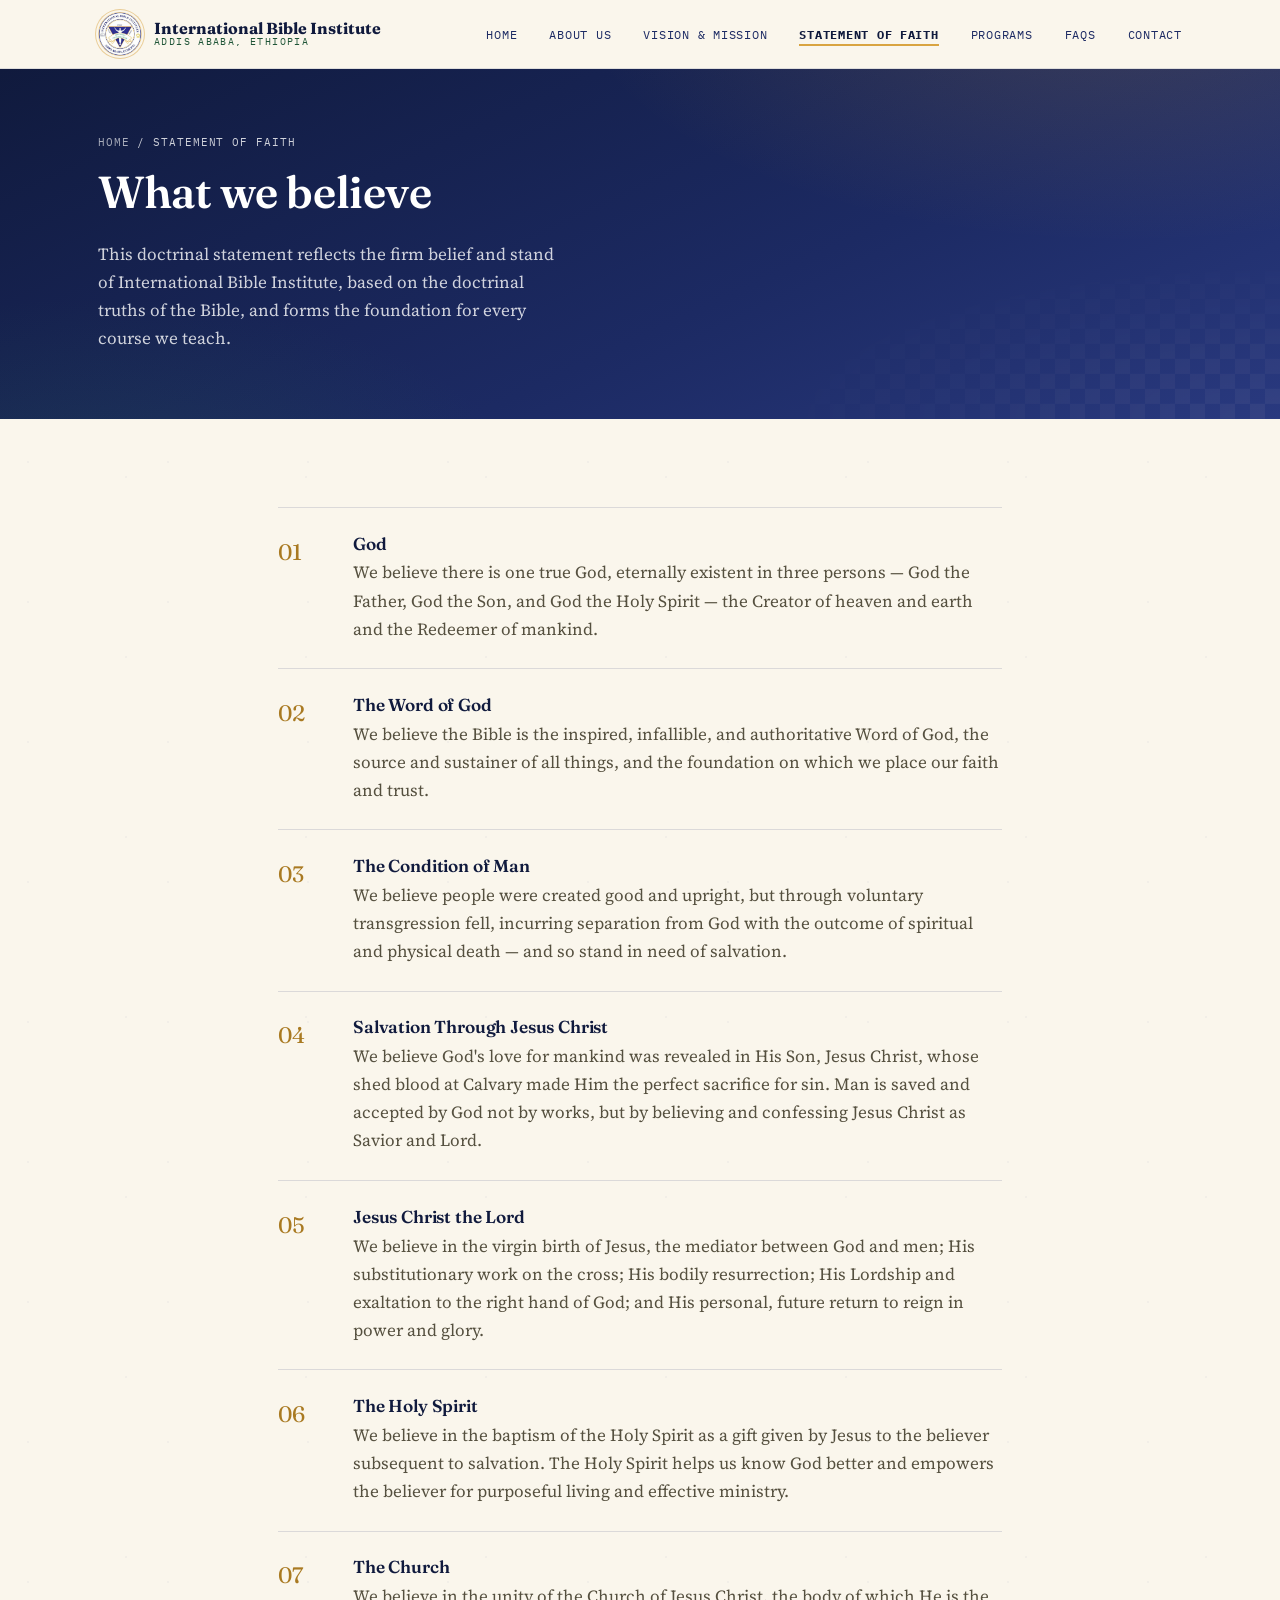
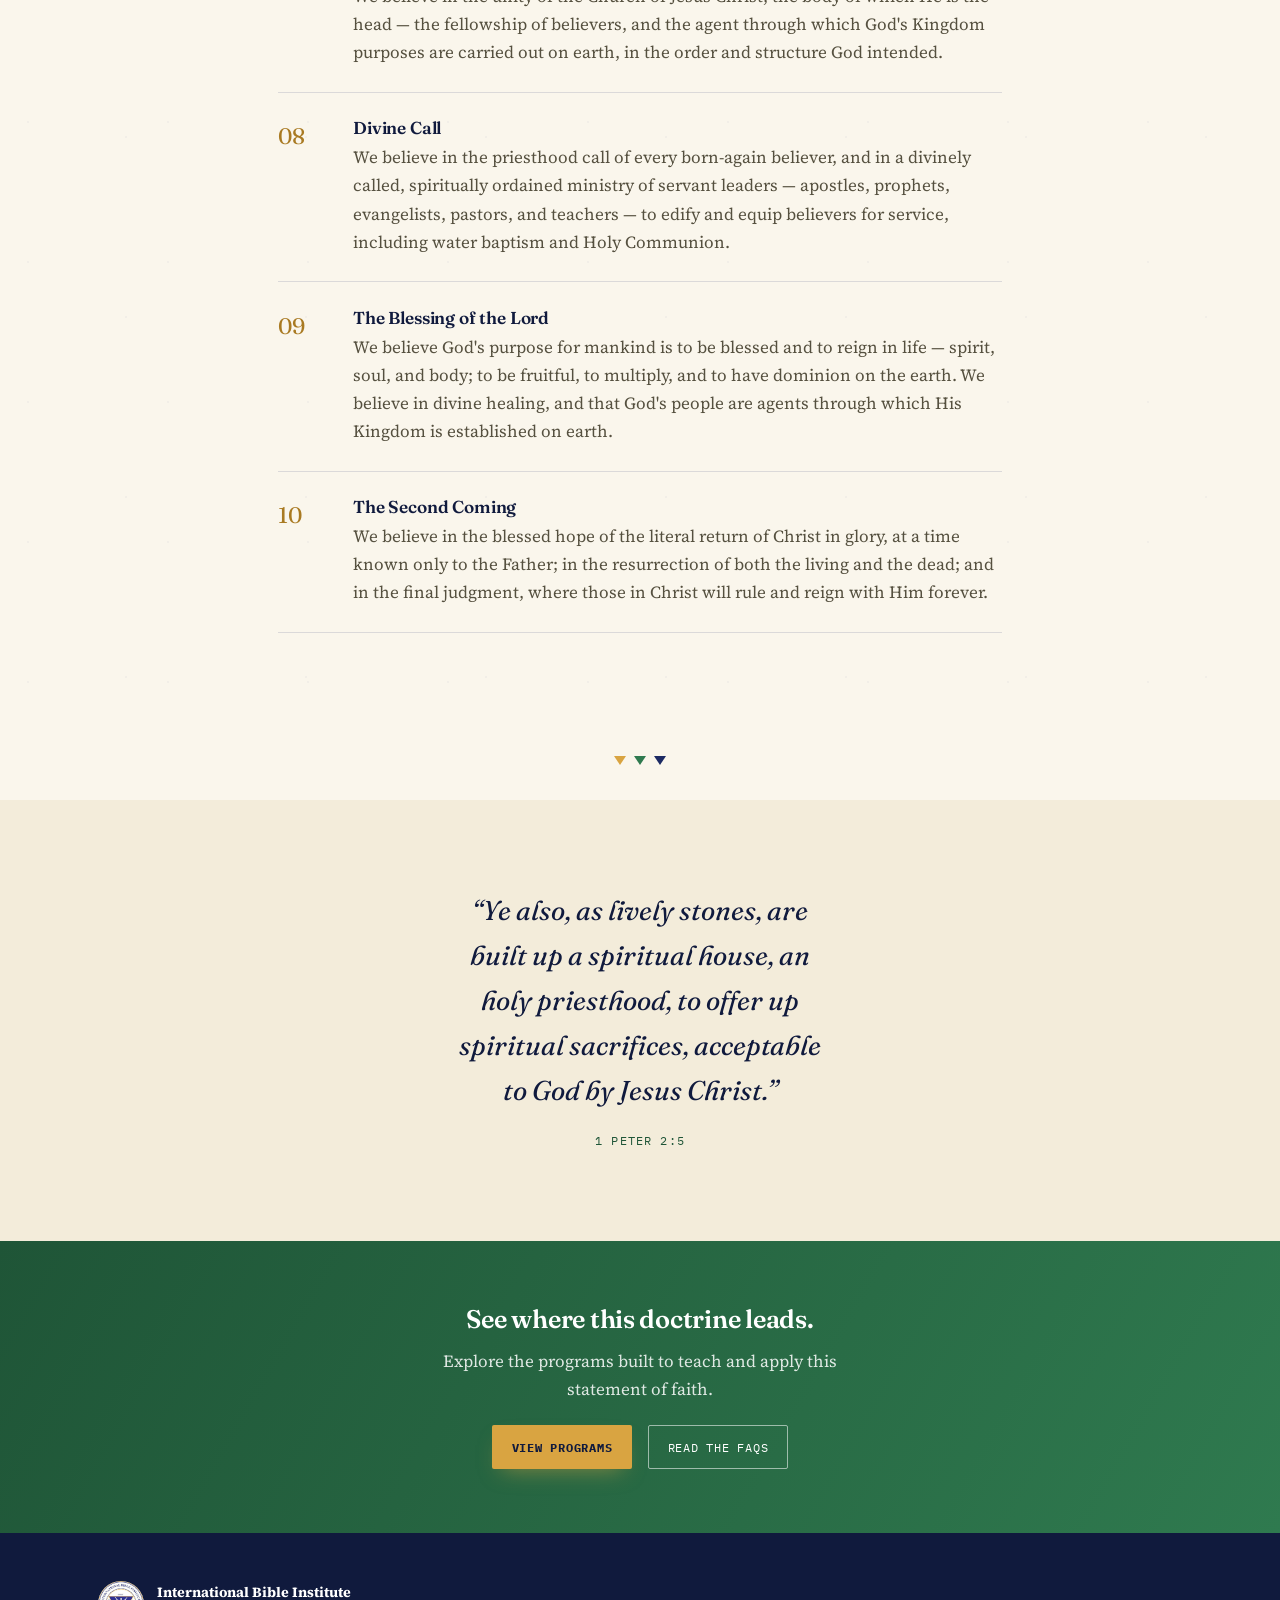
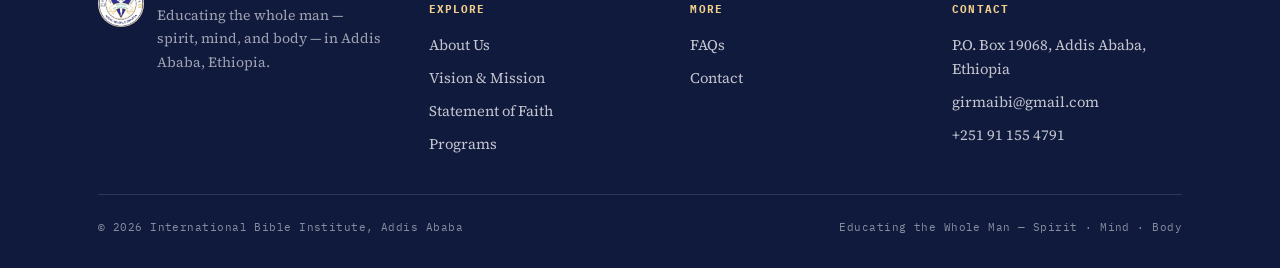
<file: Statementoffaith.html>
<!DOCTYPE html>
<html lang="en">
<head>
<meta charset="UTF-8">
<meta name="viewport" content="width=device-width, initial-scale=1.0">
<title>Statement of Faith — International Bible Institute</title>
<meta name="description" content="The doctrinal statement of faith of International Bible Institute, Addis Ababa, Ethiopia.">
<link rel="icon" type="image/png" href="Pictures/IBI Logo circle.png">
<link rel="apple-touch-icon" href="apple-touch-icon.png">
<link rel="preconnect" href="https://fonts.googleapis.com">
<link href="https://fonts.googleapis.com/css2?family=Fraunces:ital,wght@0,500;0,600;0,700;1,500&family=Source+Serif+4:wght@400;500;600&family=IBM+Plex+Mono:wght@400;500&display=swap" rel="stylesheet">
<link rel="stylesheet" href="styles.css">
</head>
<body>

<header class="site-header">
  <div class="wrap nav">
    <a href="index.html" class="brand">
      <img src="IBI Logo.jpeg" alt="International Bible Institute crest">
      <span class="brand-text"><strong>International Bible Institute</strong><span>Addis Ababa, Ethiopia</span></span>
    </a>
    <button class="nav-toggle" aria-label="Toggle navigation" aria-expanded="false"><span></span></button>
    <ul class="nav-links">
      <li><a href="index.html">Home</a></li>
      <li><a href="About.html">About Us</a></li>
      <li><a href="Visionmission.html">Vision &amp; Mission</a></li>
      <li><a href="Statementoffaith.html" aria-current="page">Statement of Faith</a></li>
      <li><a href="Programs.html">Programs</a></li>
      <li><a href="Faqs.html">FAQs</a></li>
      <li><a href="Contact.html">Contact</a></li>
    </ul>
  </div>
</header>

<main>

  <section class="page-hero">
    <div class="wrap">
      <p class="breadcrumb"><a href="index.html">Home</a> / Statement of Faith</p>
      <h1>What we believe</h1>
      <p>This doctrinal statement reflects the firm belief and stand of International Bible Institute, based on the doctrinal truths of the Bible, and forms the foundation for every course we teach.</p>
    </div>
  </section>

  <section>
    <div class="wrap" style="max-width:820px;">
      <div class="article-list">

        <div class="article-block">
          <span class="article-num"></span>
          <div>
            <h3>God</h3>
            <p>We believe there is one true God, eternally existent in three persons — God the Father, God the Son, and God the Holy Spirit — the Creator of heaven and earth and the Redeemer of mankind.</p>
          </div>
        </div>

        <div class="article-block">
          <span class="article-num"></span>
          <div>
            <h3>The Word of God</h3>
            <p>We believe the Bible is the inspired, infallible, and authoritative Word of God, the source and sustainer of all things, and the foundation on which we place our faith and trust.</p>
          </div>
        </div>

        <div class="article-block">
          <span class="article-num"></span>
          <div>
            <h3>The Condition of Man</h3>
            <p>We believe people were created good and upright, but through voluntary transgression fell, incurring separation from God with the outcome of spiritual and physical death — and so stand in need of salvation.</p>
          </div>
        </div>

        <div class="article-block">
          <span class="article-num"></span>
          <div>
            <h3>Salvation Through Jesus Christ</h3>
            <p>We believe God's love for mankind was revealed in His Son, Jesus Christ, whose shed blood at Calvary made Him the perfect sacrifice for sin. Man is saved and accepted by God not by works, but by believing and confessing Jesus Christ as Savior and Lord.</p>
          </div>
        </div>

        <div class="article-block">
          <span class="article-num"></span>
          <div>
            <h3>Jesus Christ the Lord</h3>
            <p>We believe in the virgin birth of Jesus, the mediator between God and men; His substitutionary work on the cross; His bodily resurrection; His Lordship and exaltation to the right hand of God; and His personal, future return to reign in power and glory.</p>
          </div>
        </div>

        <div class="article-block">
          <span class="article-num"></span>
          <div>
            <h3>The Holy Spirit</h3>
            <p>We believe in the baptism of the Holy Spirit as a gift given by Jesus to the believer subsequent to salvation. The Holy Spirit helps us know God better and empowers the believer for purposeful living and effective ministry.</p>
          </div>
        </div>

        <div class="article-block">
          <span class="article-num"></span>
          <div>
            <h3>The Church</h3>
            <p>We believe in the unity of the Church of Jesus Christ, the body of which He is the head — the fellowship of believers, and the agent through which God's Kingdom purposes are carried out on earth, in the order and structure God intended.</p>
          </div>
        </div>

        <div class="article-block">
          <span class="article-num"></span>
          <div>
            <h3>Divine Call</h3>
            <p>We believe in the priesthood call of every born-again believer, and in a divinely called, spiritually ordained ministry of servant leaders — apostles, prophets, evangelists, pastors, and teachers — to edify and equip believers for service, including water baptism and Holy Communion.</p>
          </div>
        </div>

        <div class="article-block">
          <span class="article-num"></span>
          <div>
            <h3>The Blessing of the Lord</h3>
            <p>We believe God's purpose for mankind is to be blessed and to reign in life — spirit, soul, and body; to be fruitful, to multiply, and to have dominion on the earth. We believe in divine healing, and that God's people are agents through which His Kingdom is established on earth.</p>
          </div>
        </div>

        <div class="article-block">
          <span class="article-num"></span>
          <div>
            <h3>The Second Coming</h3>
            <p>We believe in the blessed hope of the literal return of Christ in glory, at a time known only to the Father; in the resurrection of both the living and the dead; and in the final judgment, where those in Christ will rule and reign with Him forever.</p>
          </div>
        </div>

      </div>
    </div>
  </section>

  <div class="tri-rule"><span></span><span></span><span></span></div>

  <section class="section-alt">
    <div class="wrap verse">
      <blockquote>&ldquo;Ye also, as lively stones, are built up a spiritual house, an holy priesthood, to offer up spiritual sacrifices, acceptable to God by Jesus Christ.&rdquo;</blockquote>
      <cite>1 Peter 2:5</cite>
    </div>
  </section>

  <section class="cta-banner">
    <div class="wrap">
      <h2>See where this doctrine leads.</h2>
      <p>Explore the programs built to teach and apply this statement of faith.</p>
      <div class="hero-actions" style="justify-content:center; margin-top:1.4rem;">
        <a href="Programs.html" class="btn btn-gold">View programs</a>
        <a href="Faqs.html" class="btn btn-outline">Read the FAQs</a>
      </div>
    </div>
  </section>

</main>

<footer class="site-footer">
  <div class="wrap">
    <div class="footer-grid">
      <div class="footer-brand">
        <img src="IBI Logo.jpeg" alt="International Bible Institute crest">
        <p><strong style="color:#fff;">International Bible Institute</strong><br>Educating the whole man — spirit, mind, and body — in Addis Ababa, Ethiopia.</p>
      </div>
      <div>
        <h5>Explore</h5>
        <ul>
          <li><a href="About.html">About Us</a></li>
          <li><a href="Visionmission.html">Vision &amp; Mission</a></li>
          <li><a href="Statementoffaith.html">Statement of Faith</a></li>
          <li><a href="Programs.html">Programs</a></li>
        </ul>
      </div>
      <div>
        <h5>More</h5>
        <ul>
          <li><a href="Faqs.html">FAQs</a></li>
          <li><a href="Contact.html">Contact</a></li>
        </ul>
      </div>
      <div>
        <h5>Contact</h5>
        <ul>
          <li>P.O. Box 19068, Addis Ababa, Ethiopia</li>
          <li>girmaibi@gmail.com</li>
          <li>+251 91 155 4791</li>
        </ul>
      </div>
    </div>
    <div class="footer-bottom">
      <span>&copy; <span id="year"></span> International Bible Institute, Addis Ababa</span>
      <span>Educating the Whole Man — Spirit · Mind · Body</span>
    </div>
  </div>
</footer>

<script src="app.js"></script>
</body>
</html>
</file>
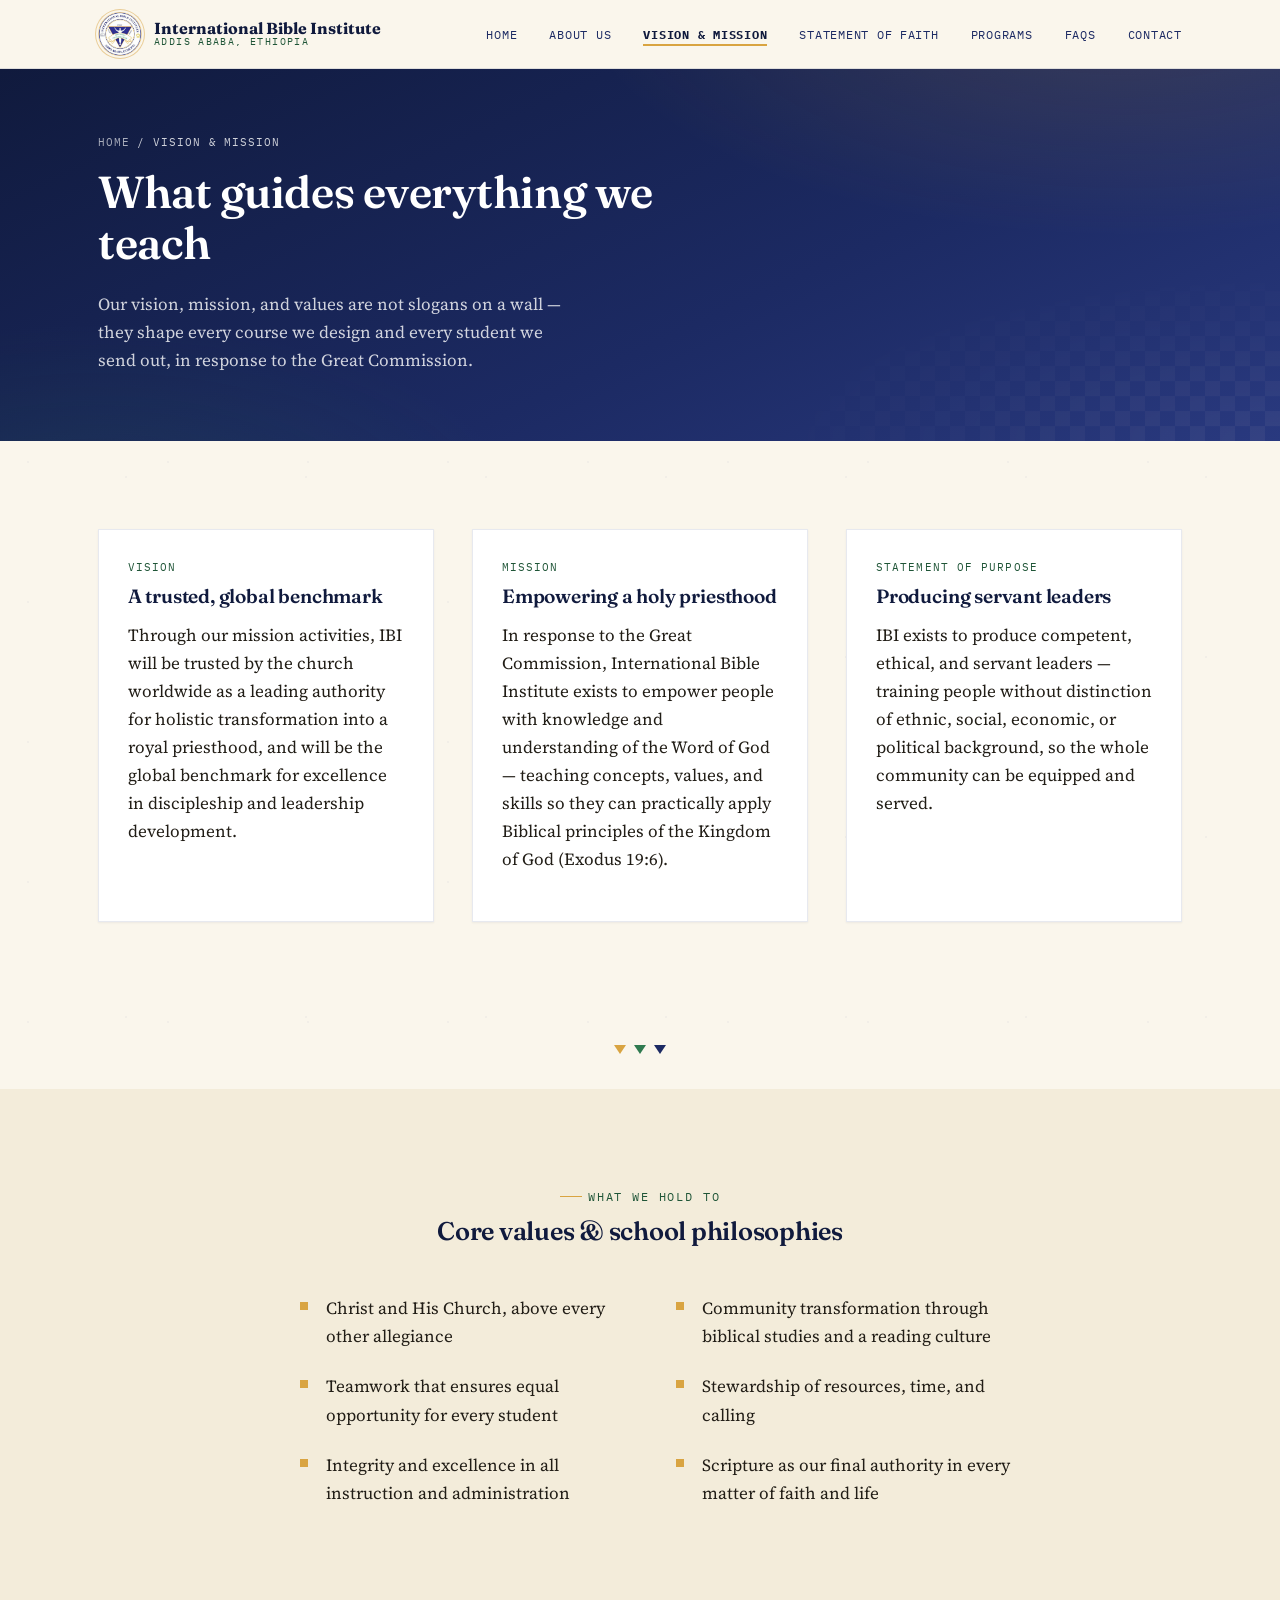
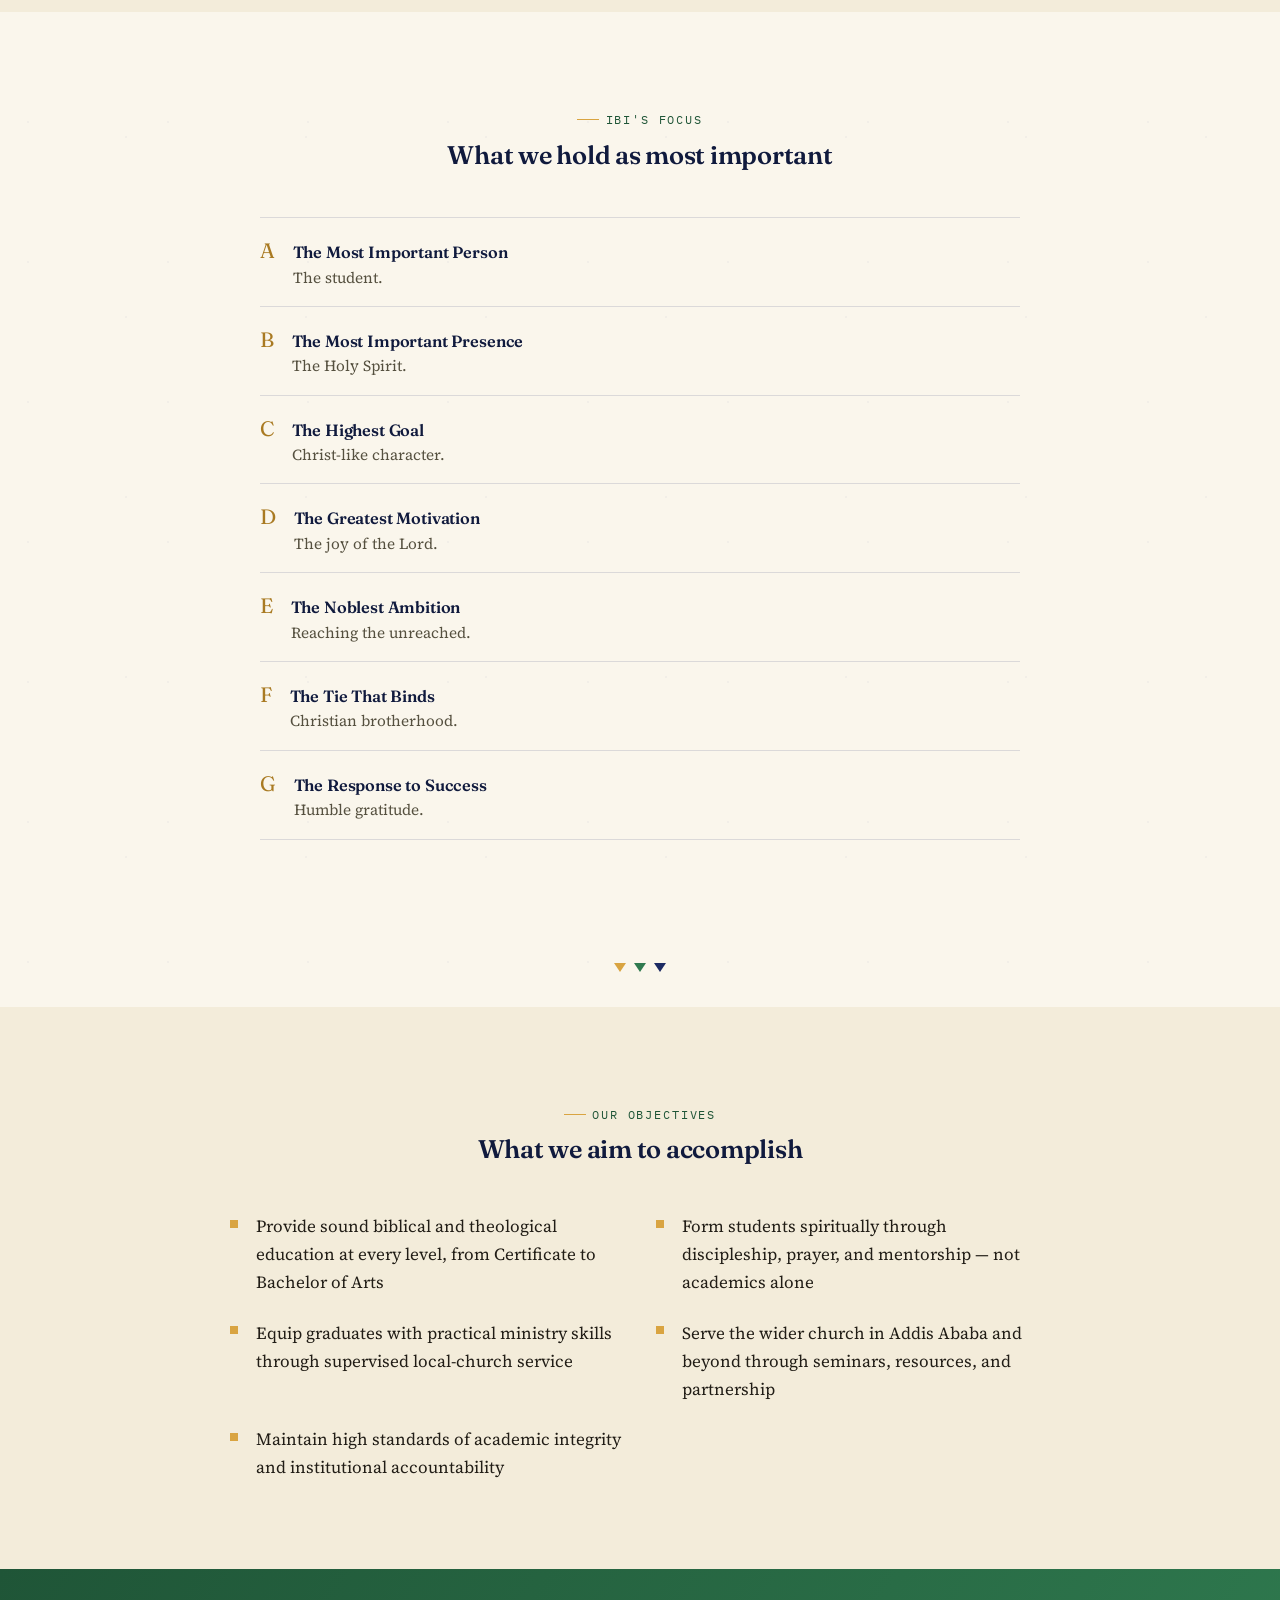
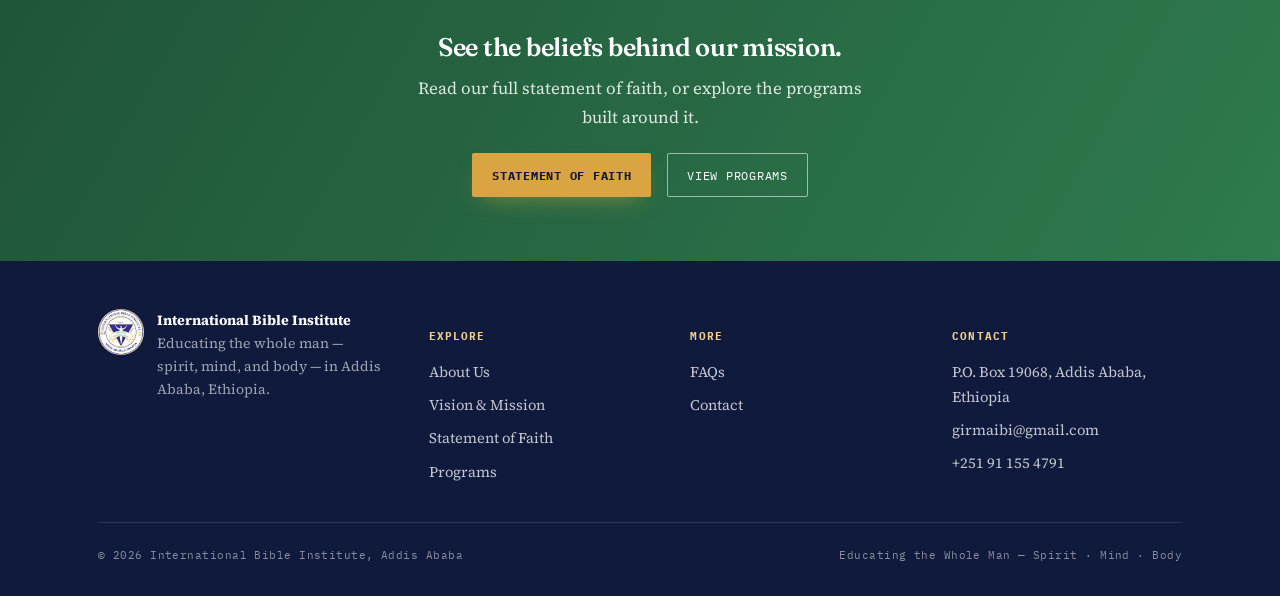
<file: Visionmission.html>
<!DOCTYPE html>
<html lang="en">
<head>
<meta charset="UTF-8">
<meta name="viewport" content="width=device-width, initial-scale=1.0">
<title>Vision &amp; Mission — International Bible Institute</title>
<meta name="description" content="The vision, mission, core values, and objectives of International Bible Institute, Addis Ababa.">
<link rel="icon" type="image/png" href="Pictures/IBI Logo circle.png">
<link rel="apple-touch-icon" href="apple-touch-icon.png">
<link rel="preconnect" href="https://fonts.googleapis.com">
<link href="https://fonts.googleapis.com/css2?family=Fraunces:ital,wght@0,500;0,600;0,700;1,500&family=Source+Serif+4:wght@400;500;600&family=IBM+Plex+Mono:wght@400;500&display=swap" rel="stylesheet">
<link rel="stylesheet" href="styles.css">
</head>
<body>

<header class="site-header">
  <div class="wrap nav">
    <a href="index.html" class="brand">
      <img src="IBI Logo.jpeg" alt="International Bible Institute crest">
      <span class="brand-text"><strong>International Bible Institute</strong><span>Addis Ababa, Ethiopia</span></span>
    </a>
    <button class="nav-toggle" aria-label="Toggle navigation" aria-expanded="false"><span></span></button>
    <ul class="nav-links">
      <li><a href="index.html">Home</a></li>
      <li><a href="About.html">About Us</a></li>
      <li><a href="Visionmission.html" aria-current="page">Vision &amp; Mission</a></li>
      <li><a href="Statementoffaith.html">Statement of Faith</a></li>
      <li><a href="Programs.html">Programs</a></li>
      <li><a href="Faqs.html">FAQs</a></li>
      <li><a href="Contact.html">Contact</a></li>
    </ul>
  </div>
</header>

<main>

  <section class="page-hero">
    <div class="wrap">
      <p class="breadcrumb"><a href="index.html">Home</a> / Vision &amp; Mission</p>
      <h1>What guides everything we teach</h1>
      <p>Our vision, mission, and values are not slogans on a wall — they shape every course we design and every student we send out, in response to the Great Commission.</p>
    </div>
  </section>

  <section>
    <div class="wrap">
      <div class="card-grid">
        <div class="card">
          <span class="tag">Vision</span>
          <h3>A trusted, global benchmark</h3>
          <p>Through our mission activities, IBI will be trusted by the church worldwide as a leading authority for holistic transformation into a royal priesthood, and will be the global benchmark for excellence in discipleship and leadership development.</p>
        </div>
        <div class="card">
          <span class="tag">Mission</span>
          <h3>Empowering a holy priesthood</h3>
          <p>In response to the Great Commission, International Bible Institute exists to empower people with knowledge and understanding of the Word of God — teaching concepts, values, and skills so they can practically apply Biblical principles of the Kingdom of God (Exodus 19:6).</p>
        </div>
        <div class="card">
          <span class="tag">Statement of purpose</span>
          <h3>Producing servant leaders</h3>
          <p>IBI exists to produce competent, ethical, and servant leaders — training people without distinction of ethnic, social, economic, or political background, so the whole community can be equipped and served.</p>
        </div>
      </div>
    </div>
  </section>

  <div class="tri-rule"><span></span><span></span><span></span></div>

  <section class="section-alt">
    <div class="wrap">
      <div class="section-head center">
        <p class="eyebrow">What we hold to</p>
        <h2>Core values &amp; school philosophies</h2>
      </div>
      <ul class="values" style="max-width:760px; margin-inline:auto;">
        <li>Christ and His Church, above every other allegiance</li>
        <li>Community transformation through biblical studies and a reading culture</li>
        <li>Teamwork that ensures equal opportunity for every student</li>
        <li>Stewardship of resources, time, and calling</li>
        <li>Integrity and excellence in all instruction and administration</li>
        <li>Scripture as our final authority in every matter of faith and life</li>
      </ul>
    </div>
  </section>

  <section>
    <div class="wrap">
      <div class="section-head center">
        <p class="eyebrow">IBI's focus</p>
        <h2>What we hold as most important</h2>
      </div>
      <div class="focus-list">
        <div class="fitem">
          <span class="letter">A</span>
          <div><h4>The Most Important Person</h4><p>The student.</p></div>
        </div>
        <div class="fitem">
          <span class="letter">B</span>
          <div><h4>The Most Important Presence</h4><p>The Holy Spirit.</p></div>
        </div>
        <div class="fitem">
          <span class="letter">C</span>
          <div><h4>The Highest Goal</h4><p>Christ-like character.</p></div>
        </div>
        <div class="fitem">
          <span class="letter">D</span>
          <div><h4>The Greatest Motivation</h4><p>The joy of the Lord.</p></div>
        </div>
        <div class="fitem">
          <span class="letter">E</span>
          <div><h4>The Noblest Ambition</h4><p>Reaching the unreached.</p></div>
        </div>
        <div class="fitem">
          <span class="letter">F</span>
          <div><h4>The Tie That Binds</h4><p>Christian brotherhood.</p></div>
        </div>
        <div class="fitem">
          <span class="letter">G</span>
          <div><h4>The Response to Success</h4><p>Humble gratitude.</p></div>
        </div>
      </div>
    </div>
  </section>

  <div class="tri-rule"><span></span><span></span><span></span></div>

  <section class="section-alt">
    <div class="wrap">
      <div class="section-head center">
        <p class="eyebrow">Our objectives</p>
        <h2>What we aim to accomplish</h2>
      </div>
      <div class="values" style="max-width:820px; margin-inline:auto;">
        <li>Provide sound biblical and theological education at every level, from Certificate to Bachelor of Arts</li>
        <li>Form students spiritually through discipleship, prayer, and mentorship — not academics alone</li>
        <li>Equip graduates with practical ministry skills through supervised local-church service</li>
        <li>Serve the wider church in Addis Ababa and beyond through seminars, resources, and partnership</li>
        <li>Maintain high standards of academic integrity and institutional accountability</li>
      </div>
    </div>
  </section>

  <section class="cta-banner">
    <div class="wrap">
      <h2>See the beliefs behind our mission.</h2>
      <p>Read our full statement of faith, or explore the programs built around it.</p>
      <div class="hero-actions" style="justify-content:center; margin-top:1.4rem;">
        <a href="Statementoffaith.html" class="btn btn-gold">Statement of Faith</a>
        <a href="Programs.html" class="btn btn-outline">View programs</a>
      </div>
    </div>
  </section>

</main>

<footer class="site-footer">
  <div class="wrap">
    <div class="footer-grid">
      <div class="footer-brand">
        <img src="IBI Logo.jpeg" alt="International Bible Institute crest">
        <p><strong style="color:#fff;">International Bible Institute</strong><br>Educating the whole man — spirit, mind, and body — in Addis Ababa, Ethiopia.</p>
      </div>
      <div>
        <h5>Explore</h5>
        <ul>
          <li><a href="About.html">About Us</a></li>
          <li><a href="Visionmission.html">Vision &amp; Mission</a></li>
          <li><a href="Statementoffaith.html">Statement of Faith</a></li>
          <li><a href="Programs.html">Programs</a></li>
        </ul>
      </div>
      <div>
        <h5>More</h5>
        <ul>
          <li><a href="Faqs.html">FAQs</a></li>
          <li><a href="Contact.html">Contact</a></li>
        </ul>
      </div>
      <div>
        <h5>Contact</h5>
        <ul>
          <li>P.O. Box 19068, Addis Ababa, Ethiopia</li>
          <li>girmaibi@gmail.com</li>
          <li>+251 91 155 4791</li>
        </ul>
      </div>
    </div>
    <div class="footer-bottom">
      <span>&copy; <span id="year"></span> International Bible Institute, Addis Ababa</span>
      <span>Educating the Whole Man — Spirit · Mind · Body</span>
    </div>
  </div>
</footer>

<script src="app.js"></script>
</body>
</html>
</file>
<file: styles.css>
/* =========================================================
   INTERNATIONAL BIBLE INSTITUTE — Addis Ababa, Ethiopia
   Design tokens
   ========================================================= */

   :root{
    /* Color */
    --navy-deep:   #101a3d;
    --navy:        #1c2a63;
    --navy-soft:   #29397f;
    --gold:        #d9a441;
    --gold-light:  #f0cf8c;
    --gold-deep:   #a97a22;
    --green:       #2f7a4f;
    --green-deep:  #1f5537;
    --cream:       #faf6ec;
    --paper:       #f3ecda;
    --ink:         #211d16;
    --ink-soft:    #55503f;
    --white:       #ffffff;

    /* Type */
    --font-display: "Fraunces", "Iowan Old Style", Georgia, serif;
    --font-body:    "Source Serif 4", Georgia, serif;
    --font-utility: "IBM Plex Mono", "Courier New", monospace;

    /* Layout */
    --maxw: 1180px;
    --gap: clamp(1.25rem, 3vw, 2.5rem);
    --radius: 2px;
    --shadow-sm: 0 1px 2px rgba(16,26,61,.06);
    --shadow-md: 0 18px 32px -18px rgba(16,26,61,.30);
    --shadow-lg: 0 30px 60px -24px rgba(16,26,61,.38);
  }

  *,*::before,*::after{ box-sizing:border-box; }
  html{ scroll-behavior:smooth; }

  body{
    margin:0;
    background:var(--cream);
    color:var(--ink);
    font-family:var(--font-body);
    font-size:17px;
    line-height:1.65;
    -webkit-font-smoothing:antialiased;
    background-image:
      radial-gradient(1px 1px at 20% 30%, rgba(28,42,99,.035) 1px, transparent 1px),
      radial-gradient(1px 1px at 70% 65%, rgba(28,42,99,.035) 1px, transparent 1px);
    background-size: 140px 140px, 180px 180px;
  }

  img{ max-width:100%; display:block; }
  a{ color:inherit; }

  h1,h2,h3,h4{
    font-family:var(--font-display);
    font-weight:600;
    line-height:1.12;
    margin:0 0 .5em;
    color:var(--navy-deep);
    letter-spacing:-0.01em;
  }

  p{ margin:0 0 1.1em; }

  .eyebrow{
    font-family:var(--font-utility);
    font-size:.72rem;
    letter-spacing:.16em;
    text-transform:uppercase;
    color:var(--green-deep);
    display:inline-flex;
    align-items:center;
    gap:.55em;
    margin-bottom:1em;
  }
  .eyebrow::before{
    content:"";
    width:22px;
    height:1px;
    background:var(--gold);
    display:inline-block;
  }

  .wrap{
    max-width:var(--maxw);
    margin-inline:auto;
    padding-inline:clamp(1.25rem, 4vw, 3rem);
  }

  /* Focus visibility */
  a:focus-visible, button:focus-visible, input:focus-visible, textarea:focus-visible, select:focus-visible, summary:focus-visible{
    outline:2px solid var(--gold);
    outline-offset:3px;
  }

  @media (prefers-reduced-motion: reduce){
    *{ animation-duration:.001ms !important; transition-duration:.001ms !important; scroll-behavior:auto !important; }
  }

  /* =========================================================
     Triangle signature motif
     (echoes the Spirit / Mind / Body mark in the crest)
     ========================================================= */

  .tri-rule{
    display:flex;
    justify-content:center;
    gap:.5rem;
    padding:2.2rem 0;
  }
  .tri-rule span{
    width:0; height:0;
    border-left:6px solid transparent;
    border-right:6px solid transparent;
    border-top:9px solid var(--gold);
  }
  .tri-rule span:nth-child(2){ border-top-color:var(--green); }
  .tri-rule span:nth-child(3){ border-top-color:var(--navy); }

  .tri-mark{
    width:0; height:0;
    border-left:7px solid transparent;
    border-right:7px solid transparent;
    border-top:11px solid var(--gold);
    margin:0 auto 1.4rem;
  }

  /* =========================================================
     Header / Nav
     ========================================================= */

  .site-header{
    position:sticky; top:0; z-index:50;
    background:rgba(250,246,236,.92);
    backdrop-filter:blur(6px);
    border-bottom:1px solid rgba(28,42,99,.12);
  }
  .nav{
    display:flex;
    align-items:center;
    justify-content:space-between;
    padding-block:.75rem;
  }
  .brand{
    display:flex;
    align-items:center;
    gap:.75rem;
    text-decoration:none;
    min-width:0;
  }
  .brand img{
    width:44px; height:44px;
    border-radius:50%;
    object-fit:cover;
    object-position:center;
    box-shadow:0 0 0 2px var(--cream), 0 0 0 3px rgba(217,164,65,.5);
    flex:none;
  }
  .brand-text{
    font-family:var(--font-display);
    line-height:1.05;
    min-width:0;
  }
  .brand-text strong{
    display:block;
    font-size:1rem;
    color:var(--navy-deep);
    font-weight:700;
    white-space:nowrap;
  }
  .brand-text span{
    display:block;
    font-family:var(--font-utility);
    font-size:.62rem;
    letter-spacing:.14em;
    text-transform:uppercase;
    color:var(--green-deep);
    white-space:nowrap;
  }

  .nav-links{
    display:flex;
    gap:clamp(1rem,2.5vw,2.2rem);
    list-style:none;
    margin:0; padding:0;
    font-family:var(--font-utility);
    font-size:.78rem;
    letter-spacing:.06em;
    text-transform:uppercase;
  }
  .nav-links a{
    text-decoration:none;
    color:var(--navy);
    position:relative;
    padding-bottom:4px;
  }
  .nav-links a::after{
    content:"";
    position:absolute; left:0; bottom:0;
    width:0; height:2px;
    background:var(--gold);
    transition:width .25s ease;
  }
  .nav-links a:hover::after,
  .nav-links a[aria-current="page"]::after{ width:100%; }
  .nav-links a[aria-current="page"]{ color:var(--navy-deep); font-weight:700; }

  /* Mobile menu toggle — a proper square icon button (rounded corners,
     centered hamburger) instead of a bare bordered box, and it now
     morphs into an X while the menu is open. */
  .nav-toggle{
    display:none;
    align-items:center;
    justify-content:center;
    flex:none;
    width:42px;
    height:42px;
    background:rgba(28,42,99,.05);
    border:1px solid rgba(28,42,99,.3);
    border-radius:10px;
    padding:0;
    cursor:pointer;
  }
  .nav-toggle span{
    display:block;
    width:20px; height:2px;
    background:var(--navy);
    position:relative;
    transition:background .2s ease;
  }
  .nav-toggle span::before,
  .nav-toggle span::after{
    content:"";
    position:absolute;
    left:0;
    width:20px; height:2px;
    background:var(--navy);
    transition:transform .2s ease, top .2s ease;
  }
  .nav-toggle span::before{ top:-6px; }
  .nav-toggle span::after{ top:6px; }
  .nav-toggle[aria-expanded="true"]{ background:rgba(28,42,99,.1); }
  .nav-toggle[aria-expanded="true"] span{ background:transparent; }
  .nav-toggle[aria-expanded="true"] span::before{ top:0; transform:rotate(45deg); background:var(--navy-deep); }
  .nav-toggle[aria-expanded="true"] span::after{ top:0; transform:rotate(-45deg); background:var(--navy-deep); }

  @media (max-width:820px){
    .nav-toggle{ display:flex; }
    .nav-links{
      position:absolute;
      top:100%; left:0; right:0;
      background:var(--cream);
      flex-direction:column;
      gap:0;
      padding:.5rem clamp(1.25rem,4vw,3rem) 1.2rem;
      border-bottom:1px solid rgba(28,42,99,.12);
      display:none;
    }
    .nav-links.open{ display:flex; }
    .nav-links li{ padding:.65rem 0; border-top:1px solid rgba(28,42,99,.08); }
  }

  /* =========================================================
     Hero
     ========================================================= */

  .hero{
    background:
      radial-gradient(1200px 480px at 82% -10%, rgba(217,164,65,.20), transparent 60%),
      linear-gradient(180deg, var(--navy-deep), var(--navy) 70%);
    color:var(--white);
    padding:clamp(2rem,4vw,2.8rem) 0 clamp(3rem,7vw,5rem);
    position:relative;
    overflow:hidden;
  }
  .hero-inner{
    display:grid;
    grid-template-columns:1.15fr .85fr;
    gap:clamp(2rem,5vw,4rem);
    align-items:center;
  }
  @media (max-width:860px){
    .hero-inner{ grid-template-columns:1fr; }
    .hero-inner .crest-panel{ order:-1; max-width:340px; margin-inline:auto; }
  }
  .hero .eyebrow{ color:var(--gold-light); }
  .hero .eyebrow::before{ background:var(--gold-light); }
  .hero h1{
    color:var(--white);
    font-size:clamp(2.3rem, 4.6vw, 3.6rem);
    max-width:14ch;
  }
  .hero p.lead{
    color:rgba(255,255,255,.82);
    font-size:1.1rem;
    max-width:46ch;
  }
  .hero-actions{
    display:flex; gap:1rem; flex-wrap:wrap;
    margin-top:1.6rem;
  }

  .btn{
    display:inline-flex;
    align-items:center;
    gap:.5em;
    font-family:var(--font-utility);
    font-size:.78rem;
    letter-spacing:.06em;
    text-transform:uppercase;
    text-decoration:none;
    padding:.85em 1.5em;
    border-radius:var(--radius);
    border:1px solid transparent;
    cursor:pointer;
    transition:transform .18s ease, background .18s ease, color .18s ease, border-color .18s ease, box-shadow .18s ease;
  }
  .btn:hover{ transform:translateY(-2px); }
  .btn-gold{
    background:var(--gold);
    color:var(--navy-deep);
    font-weight:700;
    box-shadow:0 10px 22px -10px rgba(217,164,65,.55);
  }
  .btn-gold:hover{ background:var(--gold-light); }
  .btn-outline{
    border-color:rgba(255,255,255,.55);
    color:var(--white);
  }
  .btn-outline:hover{ border-color:var(--gold-light); color:var(--gold-light); }
  .btn-outline-dark{
    border-color:var(--navy);
    color:var(--navy);
  }
  .btn-outline-dark:hover{ border-color:var(--green); color:var(--green-deep); }

  /* Crest panel in hero
     Fixed: image is now forced to a true 1:1 box via matching clamp()
     values on both width AND height (rather than width + aspect-ratio),
     so the circular crop is always a perfect circle centered on the
     seal artwork, at every viewport size.
     Nudged down slightly (margin-top) and vertically centered against
     the hero copy column (.hero-inner now uses align-items:center)
     so the seal sits in the visual middle of the hero rather than
     pinned to the top. */
  .crest-panel{
    border:1px solid rgba(255,255,255,.18);
    background:rgba(255,255,255,.04);
    padding:1.6rem;
    border-radius:6px;
    text-align:center;
    margin-top:clamp(1.2rem, 4vw, 2.4rem);
  }
  .crest-panel img{
    width:clamp(150px, 22vw, 220px);
    height:clamp(150px, 22vw, 220px);
    object-fit:cover;
    object-position:center;
    border-radius:50%;
    overflow:hidden;
    margin:0 auto 1rem;
    filter:drop-shadow(0 10px 24px rgba(0,0,0,.35));
  }
  .crest-panel .motto{
    font-family:var(--font-display);
    font-style:italic;
    color:var(--gold-light);
    font-size:1.02rem;
  }

  /* =========================================================
     Video section (home page)
     ========================================================= */

  .video-section{ background:var(--cream); }
  .video-frame{
    max-width:900px;
    margin-inline:auto;
    border:1px solid rgba(28,42,99,.12);
    border-radius:6px;
    overflow:hidden;
    box-shadow:var(--shadow-lg);
    background:var(--navy-deep);
  }
  .video-frame video{
    width:100%;
    height:auto;
    display:block;
    aspect-ratio:16/9;
    background:var(--navy-deep);
  }

  /* =========================================================
     Section shells
     ========================================================= */

  section{ padding-block:clamp(3rem,7vw,5.5rem); }
  .section-tight{ padding-block:clamp(2rem,4vw,3rem); }
  .section-alt{ background:var(--paper); }
  .section-navy{ background:var(--navy-deep); color:var(--white); position:relative; overflow:hidden; }
  .section-navy h2, .section-navy h3{ color:var(--white); }
  .section-navy .eyebrow{ color:var(--gold-light); }
  .section-navy .eyebrow::before{ background:var(--gold-light); }

  /* Square-light texture for all navy-toned sections — a grid of tiny
     glowing squares anchored to the bottom-right corner. The squares
     are strongest right at that corner and fade out completely before
     they reach the heading/body copy, so the rest of the section stays
     a clean, solid navy blue instead of being tiled edge-to-edge. */
  .hero::before,
  .section-navy::before,
  .page-hero::before{
    content:"";
    position:absolute;
    inset:0;
    background-image: repeating-conic-gradient(rgba(240,207,140,.10) 0% 25%, transparent 0% 50%);
    background-size: 30px 30px;
    background-position: right bottom;
    opacity:.55;
    mix-blend-mode:screen;
    pointer-events:none;
    z-index:0;
    /* Anchor visibility to the bottom-right corner and fade to fully
       transparent (revealing the plain navy background) well before
       reaching the center, where the text sits. */
    -webkit-mask-image: radial-gradient(ellipse 65% 75% at 100% 100%, black 0%, transparent 58%);
            mask-image: radial-gradient(ellipse 65% 75% at 100% 100%, black 0%, transparent 58%);
  }
  .hero .wrap,
  .section-navy .wrap,
  .page-hero .wrap{
    position:relative;
    z-index:1;
  }

  .section-head{
    max-width:60ch;
    margin-bottom:clamp(2rem,4vw,3rem);
  }
  .section-head.center{ margin-inline:auto; text-align:center; }

  /* Accreditation / affiliation strip */
  .affil-strip{
    background:var(--paper);
    border-top:1px solid rgba(28,42,99,.1);
    border-bottom:1px solid rgba(28,42,99,.1);
    padding-block:1.4rem;
  }
  .affil-strip .wrap{
    display:flex;
    align-items:center;
    justify-content:center;
    gap:1.2rem;
    flex-wrap:wrap;
    text-align:center;
  }
  .affil-strip .affil-text{
    font-family:var(--font-utility);
    font-size:.74rem;
    letter-spacing:.05em;
    color:var(--ink-soft);
  }
  .affil-strip .affil-text strong{ color:var(--navy-deep); }

  /* Pillars — Spirit / Mind / Body, arranged like the crest */
  .pillars{
    display:grid;
    grid-template-columns:repeat(3,1fr);
    gap:var(--gap);
  }
  @media (max-width:780px){ .pillars{ grid-template-columns:1fr; } }

  .pillar{
    background:var(--white);
    border:1px solid rgba(28,42,99,.10);
    padding:2.1rem 1.7rem;
    position:relative;
    box-shadow:var(--shadow-sm);
    transition:transform .22s ease, box-shadow .22s ease, border-color .22s ease;
  }
  .pillar:hover{
    transform:translateY(-4px);
    box-shadow:var(--shadow-md);
    border-color:rgba(217,164,65,.4);
  }
  .pillar::before{
    content:"";
    display:block;
    width:0; height:0;
    border-left:9px solid transparent;
    border-right:9px solid transparent;
    border-bottom:14px solid var(--gold);
    margin-bottom:1.1rem;
  }
  .pillar:nth-child(2)::before{ border-bottom-color:var(--green); }
  .pillar:nth-child(3)::before{ border-bottom-color:var(--navy); }
  .pillar h3{ font-size:1.25rem; }
  .pillar .ref{
    font-family:var(--font-utility);
    font-size:.7rem;
    letter-spacing:.08em;
    color:var(--ink-soft);
    text-transform:uppercase;
    display:block;
    margin-top:.9rem;
  }

  /* Stat strip */
  .stats{
    display:grid;
    grid-template-columns:repeat(4,1fr);
    gap:var(--gap);
    text-align:center;
  }
  @media (max-width:700px){ .stats{ grid-template-columns:repeat(2,1fr); } }
  .stat b{
    display:block;
    font-family:var(--font-display);
    font-size:clamp(1.8rem,3.4vw,2.6rem);
    color:var(--gold-light);
  }
  .stat span{
    font-family:var(--font-utility);
    font-size:.68rem;
    letter-spacing:.1em;
    text-transform:uppercase;
    color:rgba(255,255,255,.7);
  }

  /* Cards grid (programs, staff, etc.) */
  .card-grid{
    display:grid;
    grid-template-columns:repeat(auto-fit, minmax(260px,1fr));
    gap:var(--gap);
  }
  .card{
    background:var(--white);
    border:1px solid rgba(28,42,99,.10);
    padding:1.8rem;
    display:flex;
    flex-direction:column;
    gap:.6rem;
    box-shadow:var(--shadow-sm);
    transition:transform .22s ease, box-shadow .22s ease, border-color .22s ease;
  }
  .card:hover{
    transform:translateY(-4px);
    box-shadow:var(--shadow-md);
    border-color:rgba(47,122,79,.35);
  }
  .card .tag{
    font-family:var(--font-utility);
    font-size:.68rem;
    letter-spacing:.1em;
    text-transform:uppercase;
    color:var(--green-deep);
  }
  .card h3{ font-size:1.2rem; margin-bottom:.2rem; }
  .card ul.mini-list{
    margin:.2rem 0 0;
    padding-left:1.2rem;
    font-size:.92rem;
    color:var(--ink-soft);
  }
  .card ul.mini-list li{ margin-bottom:.3rem; }
  .card .meta{
    font-family:var(--font-utility);
    font-size:.72rem;
    color:var(--ink-soft);
    margin-top:auto;
    padding-top:.8rem;
    border-top:1px dashed rgba(28,42,99,.18);
  }

  /* Two-col feature */
  .split{
    display:grid;
    grid-template-columns:1fr 1fr;
    gap:clamp(2rem,6vw,4.5rem);
    align-items:start;
  }
  @media (max-width:800px){ .split{ grid-template-columns:1fr; } }
  .split img{
    border:1px solid rgba(28,42,99,.12);
    box-shadow:var(--shadow-lg);
  }
  /* Seal-round image — same fix as crest-panel: matching clamp()
     width/height keeps it a true square before the circular crop,
     so the seal never looks stretched, off-center, or clipped. */
  .split img.seal-round{
    width:clamp(190px, 24vw, 300px);
    height:clamp(190px, 24vw, 300px);
    object-fit:cover;
    object-position:center;
    border-radius:50%;
    border:none;
    box-shadow:var(--shadow-md);
    margin-inline:auto;
  }

  /* Mini fact row — fills quiet space beside short copy blocks */
  .mini-facts{
    display:grid;
    grid-template-columns:repeat(3,1fr);
    gap:1.2rem;
    margin-top:1.6rem;
    padding-top:1.6rem;
    border-top:1px solid rgba(28,42,99,.14);
  }
  .mini-facts div{ text-align:left; }
  .mini-facts b{
    display:block;
    font-family:var(--font-display);
    font-size:1.5rem;
    color:var(--navy-deep);
  }
  .mini-facts span{
    font-family:var(--font-utility);
    font-size:.66rem;
    letter-spacing:.06em;
    text-transform:uppercase;
    color:var(--ink-soft);
  }
  @media (max-width:500px){ .mini-facts{ grid-template-columns:1fr 1fr; } }

  /* Verse callout */
  .verse{
    max-width:52ch;
    margin-inline:auto;
    text-align:center;
  }
  .verse blockquote{
    font-family:var(--font-display);
    font-style:italic;
    font-size:clamp(1.3rem,2.6vw,1.7rem);
    color:var(--navy-deep);
    margin:0 0 .8rem;
  }
  .verse cite{
    font-family:var(--font-utility);
    font-size:.72rem;
    letter-spacing:.1em;
    text-transform:uppercase;
    font-style:normal;
    color:var(--green-deep);
  }

  /* Letter / testimony card (founder & dean letters) */
  .letter-card{
    background:var(--white);
    border:1px solid rgba(28,42,99,.10);
    border-left:4px solid var(--gold);
    padding:clamp(1.6rem,4vw,2.6rem);
    box-shadow:var(--shadow-sm);
    position:relative;
  }
  .letter-card + .letter-card{ margin-top:var(--gap); }
  .letter-head{
    display:flex;
    align-items:center;
    gap:1.1rem;
    margin-bottom:1.2rem;
  }
  .letter-head .initial{
    flex:none;
    width:56px; height:56px;
    border-radius:50%;
    background:linear-gradient(160deg, var(--navy-soft), var(--navy-deep));
    color:var(--gold-light);
    font-family:var(--font-display);
    font-size:1.3rem;
    display:flex; align-items:center; justify-content:center;
  }
  .letter-head h3{ margin:0; font-size:1.15rem; }
  .letter-head .role{
    font-family:var(--font-utility);
    font-size:.7rem;
    letter-spacing:.08em;
    text-transform:uppercase;
    color:var(--green-deep);
  }
  .letter-sign{
    margin-top:1.2rem;
    font-family:var(--font-display);
    font-style:italic;
    color:var(--navy-deep);
  }

  /* Timeline (About / history) */
  .timeline{
    border-left:2px solid var(--gold);
    padding-left:1.6rem;
    display:flex;
    flex-direction:column;
    gap:1.8rem;
  }
  .timeline .item{ position:relative; }
  .timeline .item::before{
    content:"";
    position:absolute; left:-1.98rem; top:.3rem;
    width:9px; height:9px;
    background:var(--navy);
    border-radius:50%;
  }
  .timeline .year{
    font-family:var(--font-utility);
    font-size:.75rem;
    letter-spacing:.08em;
    color:var(--green-deep);
  }

  /* Values list */
  .values{
    display:grid;
    grid-template-columns:repeat(2,1fr);
    gap:1.4rem 2rem;
  }
  @media (max-width:700px){ .values{ grid-template-columns:1fr; } }
  .values li{ list-style:none; padding-left:1.6rem; position:relative; }
  .values li::before{
    content:"";
    position:absolute; left:0; top:.45em;
    width:8px; height:8px;
    background:var(--gold);
  }

  /* Focus list (numbered priorities, e.g. IBI's Focus) */
  .focus-list{
    display:flex;
    flex-direction:column;
    gap:0;
    max-width:760px;
    margin-inline:auto;
  }
  .focus-list .fitem{
    display:grid;
    grid-template-columns:auto 1fr;
    gap:1.1rem;
    align-items:baseline;
    padding-block:1rem;
    border-top:1px solid rgba(28,42,99,.14);
  }
  .focus-list .fitem:last-child{ border-bottom:1px solid rgba(28,42,99,.14); }
  .focus-list .letter{
    font-family:var(--font-display);
    font-size:1.3rem;
    color:var(--gold-deep);
  }
  .focus-list h4{ margin:0 0 .2rem; font-size:1.02rem; color:var(--navy-deep); }
  .focus-list p{ margin:0; color:var(--ink-soft); font-size:.96rem; }

  /* Leadership
     Two explicit rows: President + Dean on top (larger cards, since
     there are only two), the remaining V/Deans below (smaller cards).
     Each row is its own centered flex line, stacked in a column, so
     the split is guaranteed regardless of how many people are in
     each row — not dependent on wrapping width like a single grid. */
  .people-grid{
    display:flex;
    flex-direction:column;
    gap:var(--gap);
  }
  .leadership-row{
    display:flex;
    flex-wrap:wrap;
    justify-content:center;
    gap:var(--gap);
  }
  .leadership-row-top .person{
    flex:1 1 280px;
    max-width:320px;
  }
  .leadership-row-bottom .person{
    flex:1 1 220px;
    max-width:260px;
  }
  .person{
    flex:1 1 220px;
    max-width:260px;
    background:var(--white);
    border:1px solid rgba(28,42,99,.10);
    overflow:hidden;
    transition:transform .22s ease, box-shadow .22s ease;
  }
  .person:hover{
    transform:translateY(-4px);
    box-shadow:var(--shadow-md);
  }
  .person .photo{ transition:background .3s ease; }
  .person:hover .photo{ background:linear-gradient(160deg, var(--navy), var(--green-deep)); }
  /* Photo frame — fixed to properly size and crop an actual <img>
     placed inside it (previously only the empty tri-mark state was
     styled; a real <img> had no width/height/object-fit rule and
     would render at native size instead of filling the 4:5 frame).
     overflow:hidden keeps the crop clean against the card edge. */
  .person .photo{
    aspect-ratio:4/5;
    background:
      linear-gradient(160deg, var(--navy-soft), var(--navy-deep));
    display:flex; align-items:center; justify-content:center;
    overflow:hidden;
  }
  .person .photo img{
    width:100%;
    height:100%;
    object-fit:cover;
    object-position:top center;
  }
  .person .photo .tri-mark{ margin:0; border-top-color:var(--gold-light); transform:scale(1.6); }
  .person .body{ padding:1.1rem 1.2rem 1.4rem; }
  .person h4{ font-family:var(--font-display); font-size:1.05rem; margin:0 0 .15rem; color:var(--navy-deep);}
  .person .role{
    font-family:var(--font-utility);
    font-size:.68rem;
    letter-spacing:.08em;
    text-transform:uppercase;
    color:var(--green-deep);
  }
  .person .bio{ font-size:.85rem; color:var(--ink-soft); margin-top:.5rem; margin-bottom:0; }

  /* Gallery (campus life photo grid) */
  .gallery-grid{
    display:grid;
    grid-template-columns:repeat(4, 1fr);
    grid-auto-rows:180px;
    gap:var(--gap);
  }
  .gallery-item{
    position:relative;
    overflow:hidden;
    border:1px solid rgba(28,42,99,.10);
    box-shadow:var(--shadow-sm);
    background:var(--paper);
  }
  .gallery-item img{
    width:100%;
    height:100%;
    object-fit:cover;
    object-position:center;
    transition:transform .45s ease;
  }
  .gallery-item:hover img{ transform:scale(1.06); }
  .gallery-item::after{
    content:"";
    position:absolute; inset:0;
    box-shadow:inset 0 0 0 1px rgba(217,164,65,0);
    transition:box-shadow .22s ease;
    pointer-events:none;
  }
  .gallery-item:hover::after{ box-shadow:inset 0 0 0 2px rgba(217,164,65,.65); }
  .gallery-wide{ grid-column:span 2; }
  .gallery-tall{ grid-row:span 2; }

  @media (max-width:820px){
    .gallery-grid{ grid-template-columns:repeat(2, 1fr); grid-auto-rows:150px; }
    .gallery-wide{ grid-column:span 2; }
    .gallery-tall{ grid-row:span 1; }
  }
  @media (max-width:480px){
    .gallery-grid{ grid-template-columns:1fr; grid-auto-rows:200px; }
    .gallery-wide{ grid-column:span 1; }
  }

  /* Steps (admissions) */
  .steps{ counter-reset:step; display:flex; flex-direction:column; }
  .step{
    display:grid;
    grid-template-columns:64px 1fr;
    gap:1.4rem;
    padding-block:1.5rem;
    padding-inline:.75rem;
    margin-inline:-.75rem;
    border-top:1px solid rgba(28,42,99,.12);
    border-radius:4px;
    transition:background .2s ease;
  }
  .step:hover{ background:rgba(217,164,65,.07); }
  .step:last-child{ border-bottom:1px solid rgba(28,42,99,.12); }
  .step .num{
    counter-increment:step;
    font-family:var(--font-display);
    font-size:1.6rem;
    color:var(--gold);
  }
  .step .num::before{ content: counter(step, decimal-leading-zero); }
  .step h3{ font-size:1.1rem; margin-bottom:.3rem; }

  /* Table (tuition / fee / grading) */
  .fee-table{
    width:100%;
    border-collapse:collapse;
    font-size:.95rem;
    background:var(--white);
  }
  .fee-table th, .fee-table td{
    text-align:left;
    padding:.85rem 1rem;
    border-bottom:1px solid rgba(28,42,99,.14);
  }
  .fee-table thead th{
    font-family:var(--font-utility);
    font-size:.7rem;
    letter-spacing:.08em;
    text-transform:uppercase;
    color:var(--ink-soft);
    border-bottom:2px solid var(--navy);
  }
  .fee-table tr:hover td{ background:rgba(217,164,65,.08); }
  .table-wrap{
    border:1px solid rgba(28,42,99,.10);
    box-shadow:var(--shadow-sm);
    overflow-x:auto;
  }

  /* Doctrinal / statement articles */
  .article-list{ counter-reset:article; }
  .article-block{
    counter-increment:article;
    display:grid;
    grid-template-columns:56px 1fr;
    gap:1.2rem;
    padding-block:1.6rem;
    border-top:1px solid rgba(28,42,99,.14);
  }
  .article-block:last-child{ border-bottom:1px solid rgba(28,42,99,.14); }
  .article-num{
    font-family:var(--font-display);
    font-size:1.4rem;
    color:var(--gold-deep);
  }
  .article-num::before{ content: counter(article, decimal-leading-zero); }
  .article-block h3{ font-size:1.08rem; margin-bottom:.35rem; }
  .article-block p{ margin:0; color:var(--ink-soft); }

  /* FAQ */
  .faq details{
    border-top:1px solid rgba(28,42,99,.14);
    padding:1.1rem 0;
  }
  .faq details:last-child{ border-bottom:1px solid rgba(28,42,99,.14); }
  .faq summary{
    cursor:pointer;
    font-family:var(--font-display);
    font-size:1.05rem;
    color:var(--navy-deep);
    list-style:none;
    display:flex;
    justify-content:space-between;
    align-items:center;
    gap:1rem;
    transition:color .18s ease;
  }
  .faq summary:hover{ color:var(--green-deep); }
  .faq summary::-webkit-details-marker{ display:none; }
  .faq summary::after{
    content:"+";
    font-family:var(--font-utility);
    color:var(--gold);
    font-size:1.3rem;
    flex:none;
  }
  .faq details[open] summary::after{ content:"−"; }
  .faq p{ margin-top:.7rem; color:var(--ink-soft); max-width:65ch; }

  /* Contact */
  .contact-grid{
    display:grid;
    grid-template-columns:1fr 1.1fr;
    gap:clamp(2rem,6vw,4rem);
  }
  @media (max-width:850px){ .contact-grid{ grid-template-columns:1fr; } }
  .info-list{ list-style:none; margin:0; padding:0; display:flex; flex-direction:column; gap:1.1rem; }
  .info-list .k{
    font-family:var(--font-utility);
    font-size:.68rem;
    letter-spacing:.1em;
    text-transform:uppercase;
    color:var(--green-deep);
    display:block;
    margin-bottom:.2rem;
  }

  .form-field{ margin-bottom:1.2rem; }
  .form-field label{
    display:block;
    font-family:var(--font-utility);
    font-size:.7rem;
    letter-spacing:.08em;
    text-transform:uppercase;
    color:var(--ink-soft);
    margin-bottom:.4rem;
  }
  .form-field input,
  .form-field select,
  .form-field textarea{
    width:100%;
    font-family:var(--font-body);
    font-size:1rem;
    padding:.75rem .85rem;
    border:1px solid rgba(28,42,99,.3);
    background:var(--white);
    border-radius:var(--radius);
    transition:border-color .18s ease, box-shadow .18s ease;
  }
  .form-field input:focus,
  .form-field select:focus,
  .form-field textarea:focus{
    border-color:var(--gold);
    box-shadow:0 0 0 3px rgba(217,164,65,.18);
  }
  .form-field textarea{ resize:vertical; min-height:110px; }
  .form-note{
    font-family:var(--font-utility);
    font-size:.75rem;
    color:var(--green-deep);
    margin-top:.8rem;
    min-height:1.2em;
  }
  .map-note{
    font-family:var(--font-utility);
    font-size:.72rem;
    letter-spacing:.05em;
    color:var(--ink-soft);
  }

  /* CTA banner */
  .cta-banner{
    background:linear-gradient(120deg, var(--green-deep), var(--green));
    color:var(--white);
    text-align:center;
    padding:clamp(2.6rem,6vw,4rem) 0;
  }
  .cta-banner h2{ color:var(--white); }
  .cta-banner p{ color:rgba(255,255,255,.85); max-width:50ch; margin-inline:auto; }

  /* =========================================================
     Footer
     ========================================================= */
  .site-footer{
    background:var(--navy-deep);
    color:rgba(255,255,255,.75);
    padding-block:3rem 2rem;
  }
  .footer-grid{
    display:grid;
    grid-template-columns:1.3fr 1fr 1fr 1fr;
    gap:2rem;
    margin-bottom:2.4rem;
  }
  @media (max-width:800px){ .footer-grid{ grid-template-columns:1fr 1fr; } }
  .footer-grid h5{
    font-family:var(--font-utility);
    font-size:.7rem;
    letter-spacing:.1em;
    text-transform:uppercase;
    color:var(--gold-light);
    margin-bottom:.9rem;
  }
  .footer-grid ul{ list-style:none; margin:0; padding:0; display:flex; flex-direction:column; gap:.55rem; font-size:.92rem; }
  .footer-grid a{ text-decoration:none; color:rgba(255,255,255,.75); }
  .footer-grid a:hover{ color:var(--gold-light); }
  .footer-brand{ display:flex; gap:.8rem; align-items:flex-start; }
  .footer-brand img{ width:46px; height:46px; border-radius:50%; object-fit:cover; object-position:center; }
  .footer-brand p{ font-size:.88rem; color:rgba(255,255,255,.6); max-width:32ch; }
  .footer-bottom{
    border-top:1px solid rgba(255,255,255,.12);
    padding-top:1.4rem;
    display:flex;
    justify-content:space-between;
    flex-wrap:wrap;
    gap:.8rem;
    font-family:var(--font-utility);
    font-size:.7rem;
    letter-spacing:.04em;
    color:rgba(255,255,255,.5);
  }

  /* Page intro banner (non-home pages)
     The seal watermark image previously floated here has been removed
     (it was cropping oddly at the right edge on several pages). In its
     place, a richer navy gradient — mirroring the home hero's glow —
     gives the banner depth without needing an image at all. */
  .page-hero{
    background:
      radial-gradient(900px 420px at 88% -25%, rgba(217,164,65,.18), transparent 62%),
      radial-gradient(700px 320px at 8% 120%, rgba(47,122,79,.16), transparent 60%),
      linear-gradient(155deg, var(--navy-deep), var(--navy) 60%, var(--navy-soft));
    color:var(--white);
    padding:clamp(2.8rem,6vw,4rem) 0 clamp(2.2rem,5vw,3rem);
    position:relative;
    overflow:hidden;
  }
  .page-hero h1{ color:var(--white); font-size:clamp(2rem,4vw,2.8rem); max-width:20ch; }
  .page-hero p{ color:rgba(255,255,255,.8); max-width:52ch; }

  .breadcrumb{
    font-family:var(--font-utility);
    font-size:.7rem;
    letter-spacing:.08em;
    text-transform:uppercase;
    color:var(--gold-light);
    margin-bottom:1rem;
  }
  .breadcrumb a{ text-decoration:none; color:inherit; opacity:.8; }
  .breadcrumb a:hover{ opacity:1; }

  /* =========================================================
     Mobile refinements
     ========================================================= */

  @media (max-width:600px){
    body{ font-size:16px; }

    .wrap{ padding-inline:1.1rem; }

    /* Header / brand tightens up but the name stays visible */
    .brand img{ width:38px; height:38px; }
    .brand-text strong{ font-size:.86rem; }
    .brand-text span{ font-size:.55rem; }
    .nav{ padding-block:.6rem; gap:.5rem; }

    /* Hero */
    .hero{ padding-block:2.6rem 2.2rem; text-align:left; }
    .hero h1{ font-size:1.9rem; max-width:100%; }
    .hero p.lead{ font-size:1rem; max-width:100%; }
    .hero-actions{ flex-direction:column; align-items:stretch; }
    .hero-actions .btn{ justify-content:center; width:100%; }
    .crest-panel{ padding:1.2rem; }

    /* Section rhythm */
    section{ padding-block:2.4rem; }
    .section-head{ margin-bottom:1.6rem; }

    /* Grids collapse to one column */
    .card-grid,
    .stats,
    .footer-grid{ grid-template-columns:1fr !important; }

    /* Leadership cards stack full-width on phones */
    .leadership-row .person{
      flex-basis:100%;
      max-width:400px;
    }

    .stat{ padding-block:.4rem; border-bottom:1px solid rgba(255,255,255,.12); padding-bottom:1rem; }
    .stat:last-child{ border-bottom:none; }

    /* Steps: stack number above content */
    .step{ grid-template-columns:1fr; gap:.4rem; }
    .step .num{ font-size:1.3rem; }

    /* Doctrinal articles stack */
    .article-block{ grid-template-columns:1fr; gap:.3rem; }

    /* Fee table becomes a horizontally scrollable strip */
    .fee-table{ display:block; overflow-x:auto; white-space:nowrap; -webkit-overflow-scrolling:touch; }

    /* Contact form full width, larger tap targets */
    .form-field input,
    .form-field select,
    .form-field textarea{ font-size:16px; padding:.85rem .9rem; }
    .btn{ padding:.9em 1.4em; }

    /* Footer stacks and centers on the smallest screens */
    .footer-bottom{ flex-direction:column; align-items:flex-start; gap:.4rem; }

    /* CTA banner buttons stack */
    .cta-banner .hero-actions{ flex-direction:column; align-items:stretch; }

    /* Verse callout tightens */
    .verse blockquote{ font-size:1.15rem; }
  }

  @media (max-width:420px){
    /* Title used to be hidden here (display:none) — now it just
       shrinks further so the institute name stays on screen. */
    .brand-text strong{ font-size:.74rem; }
    .brand-text span{ font-size:.48rem; letter-spacing:.06em; }
    .brand img{ width:32px; height:32px; }
    .nav{ justify-content:space-between; gap:.4rem; }
    .nav-toggle{ width:38px; height:38px; }
    .hero h1{ font-size:1.65rem; }
    .page-hero h1{ font-size:1.7rem; }
    .tri-rule{ padding:1.6rem 0; }
    .split img{ max-width:75%; margin-inline:auto; }
  }

  /* Comfortable tap targets across touch devices */
  @media (hover:none) and (pointer:coarse){
    .nav-links a{ padding-block:.35rem; }
    .btn{ min-height:44px; }
    .faq summary{ padding-block:.3rem; }
  }
</file>
